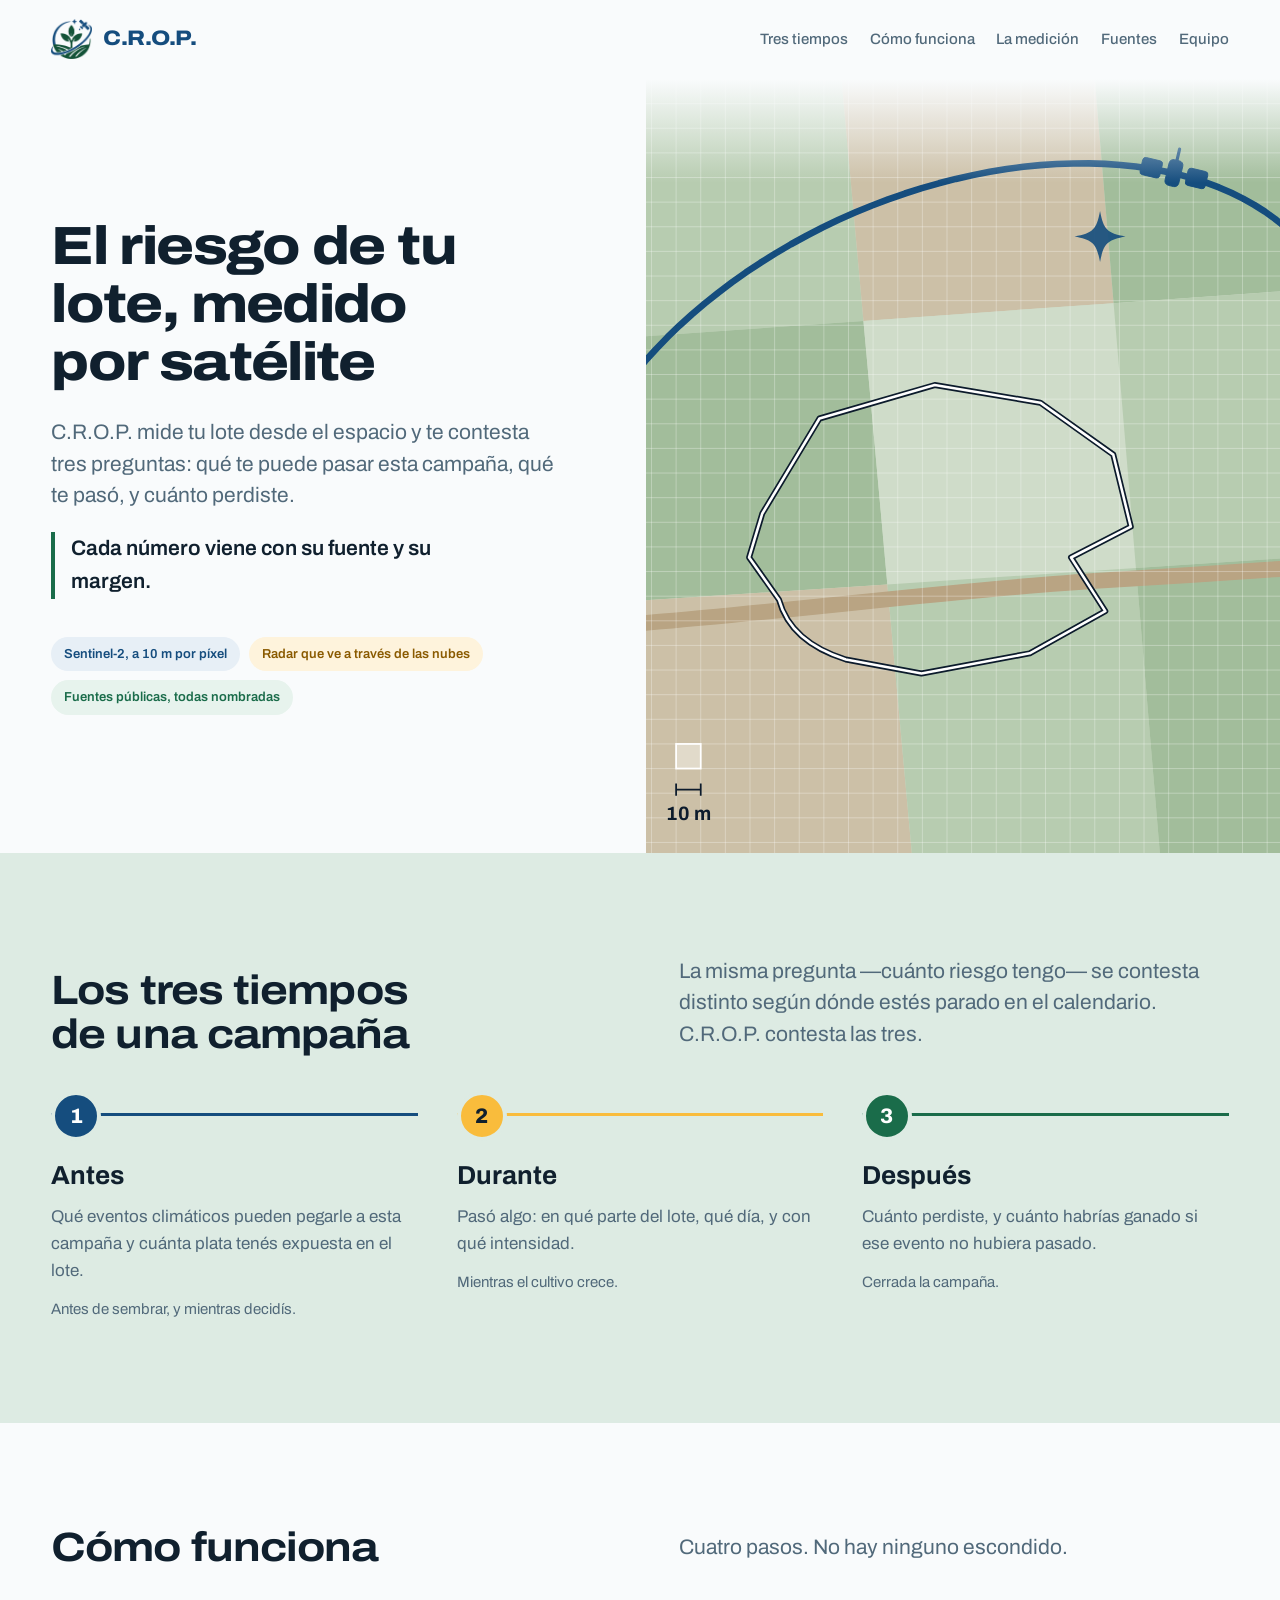
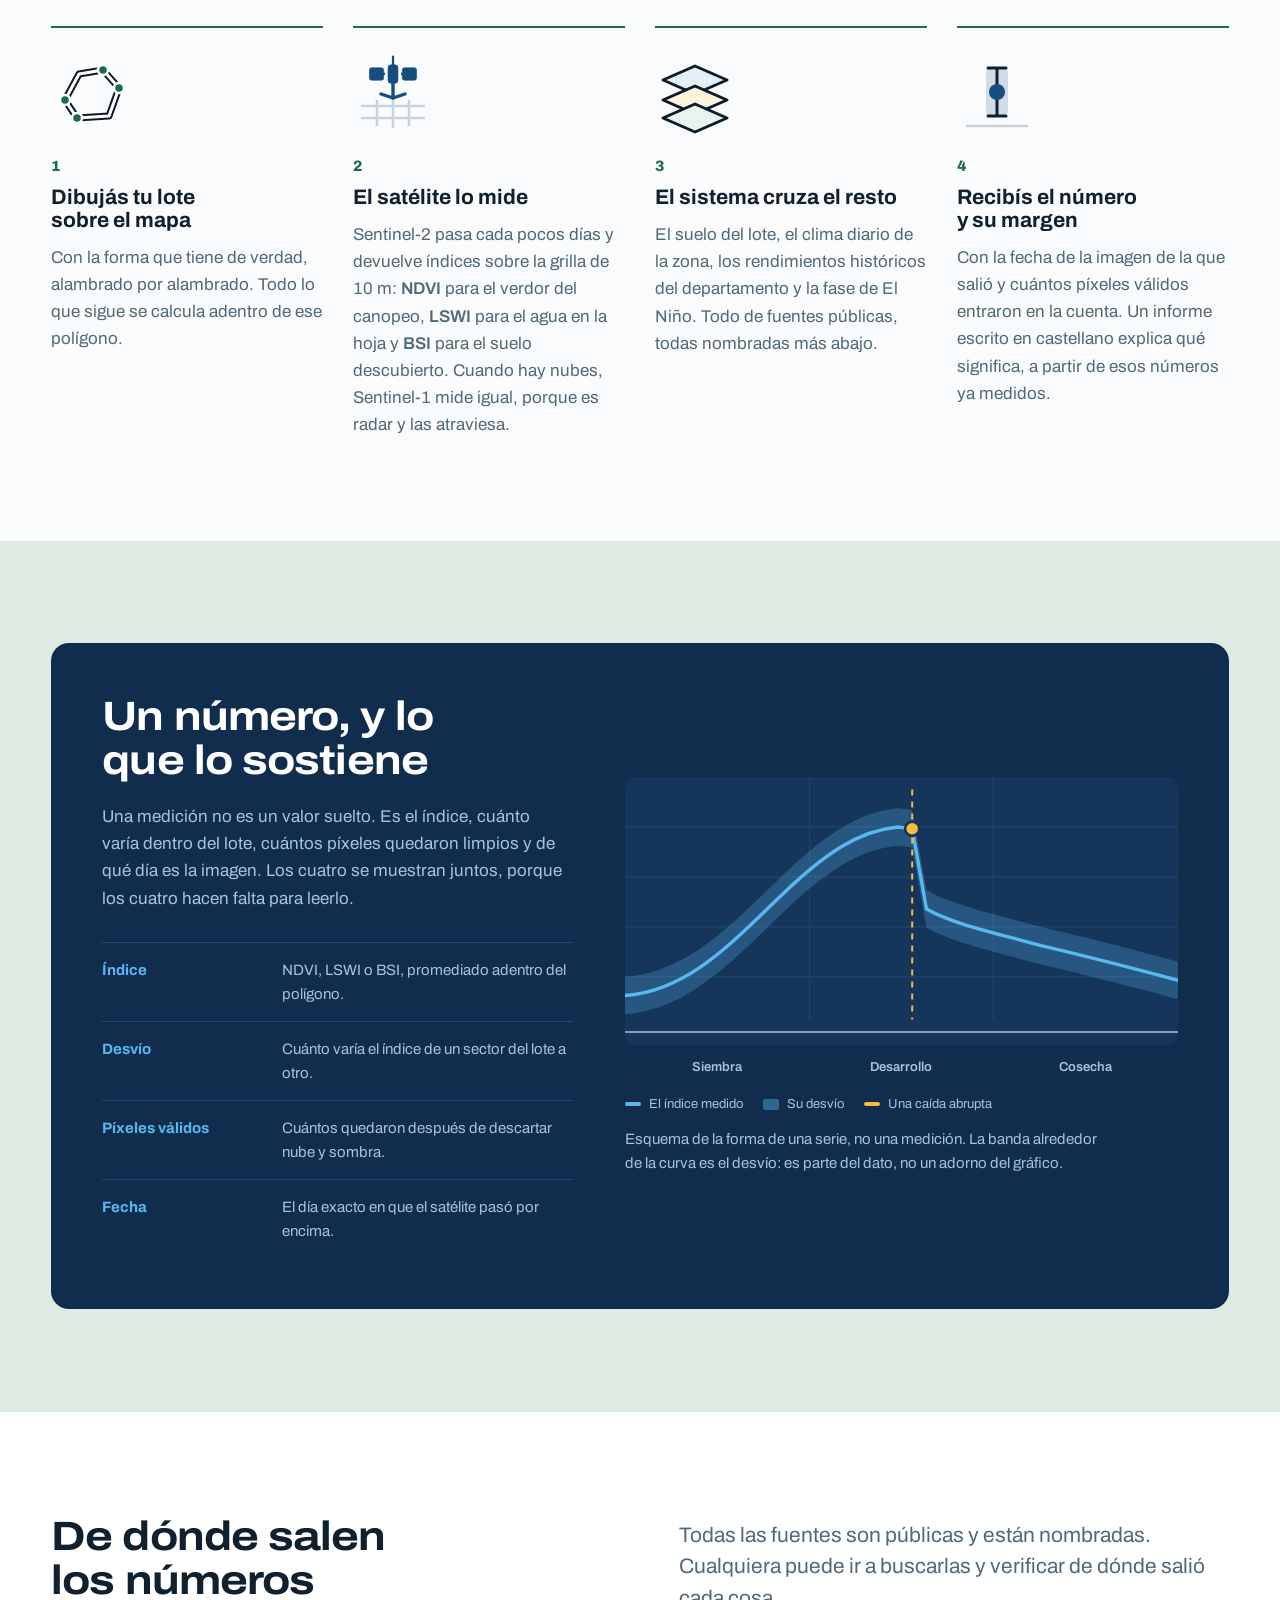
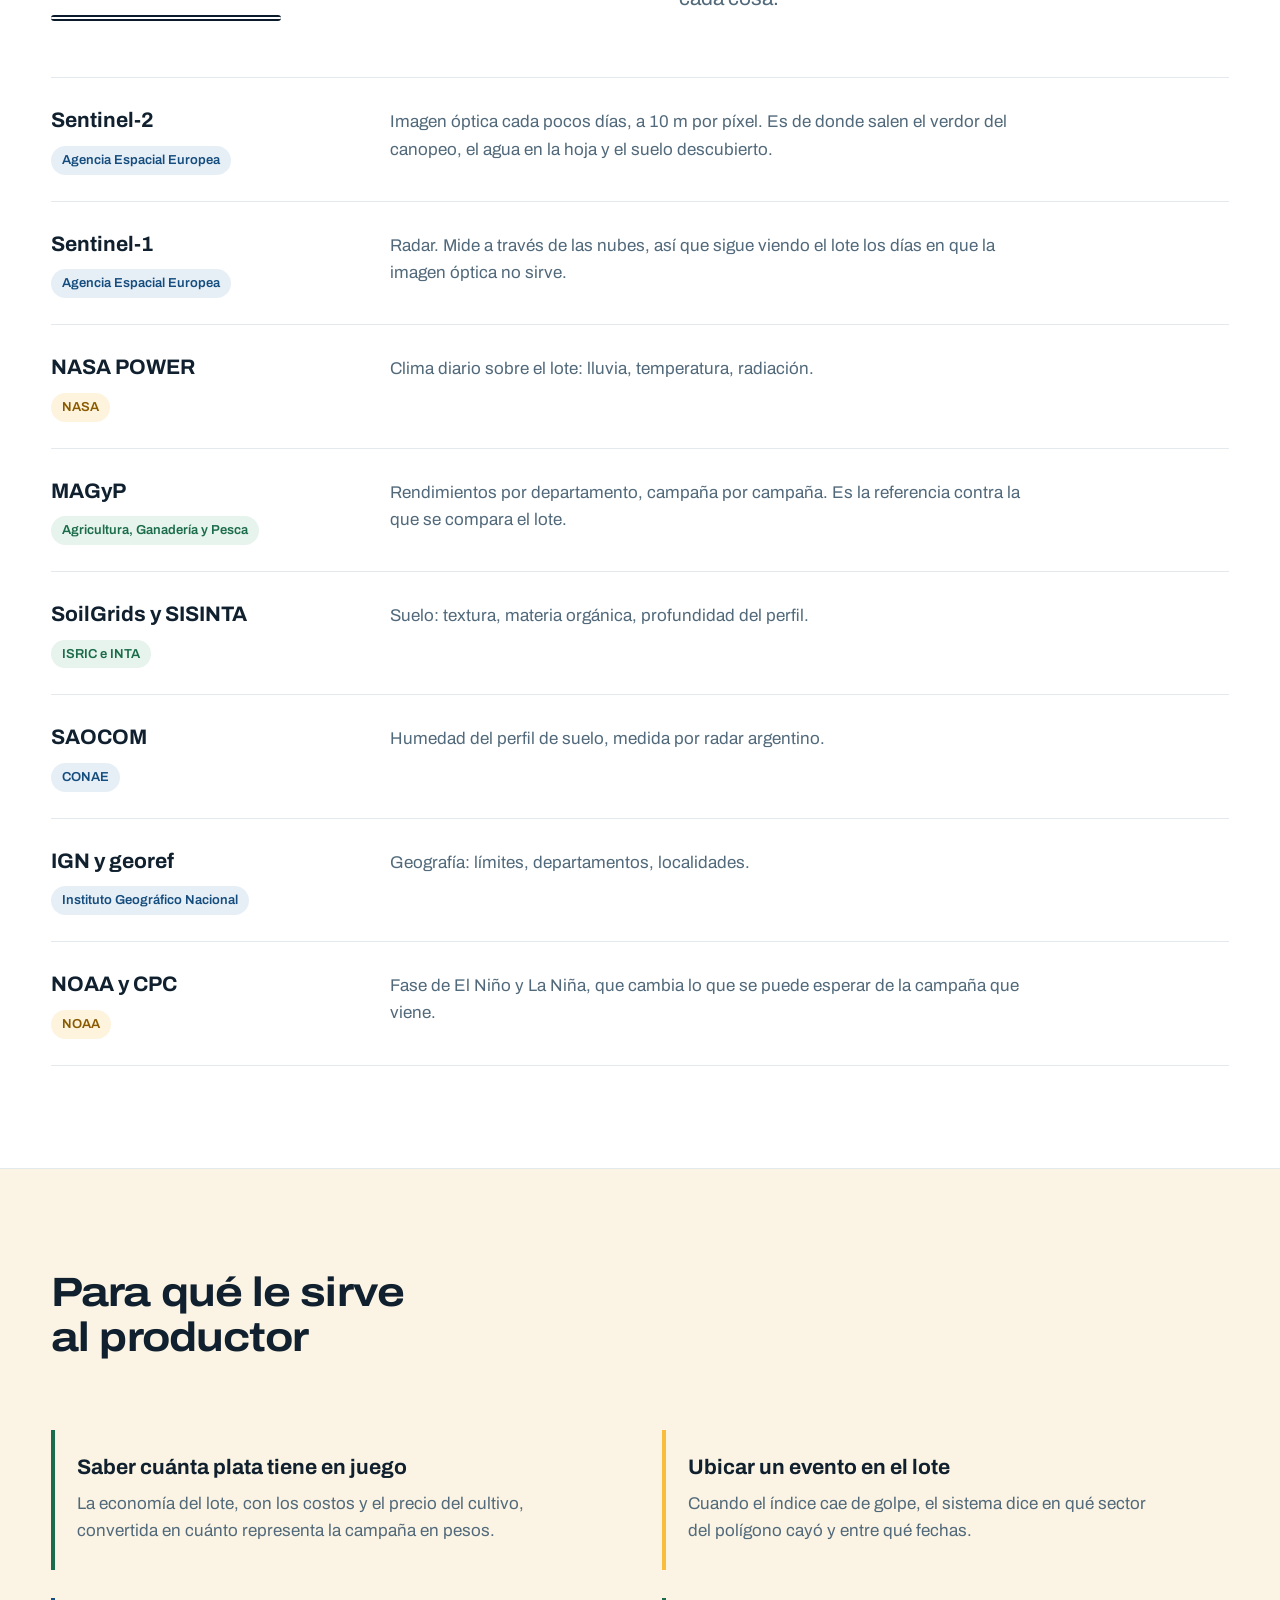
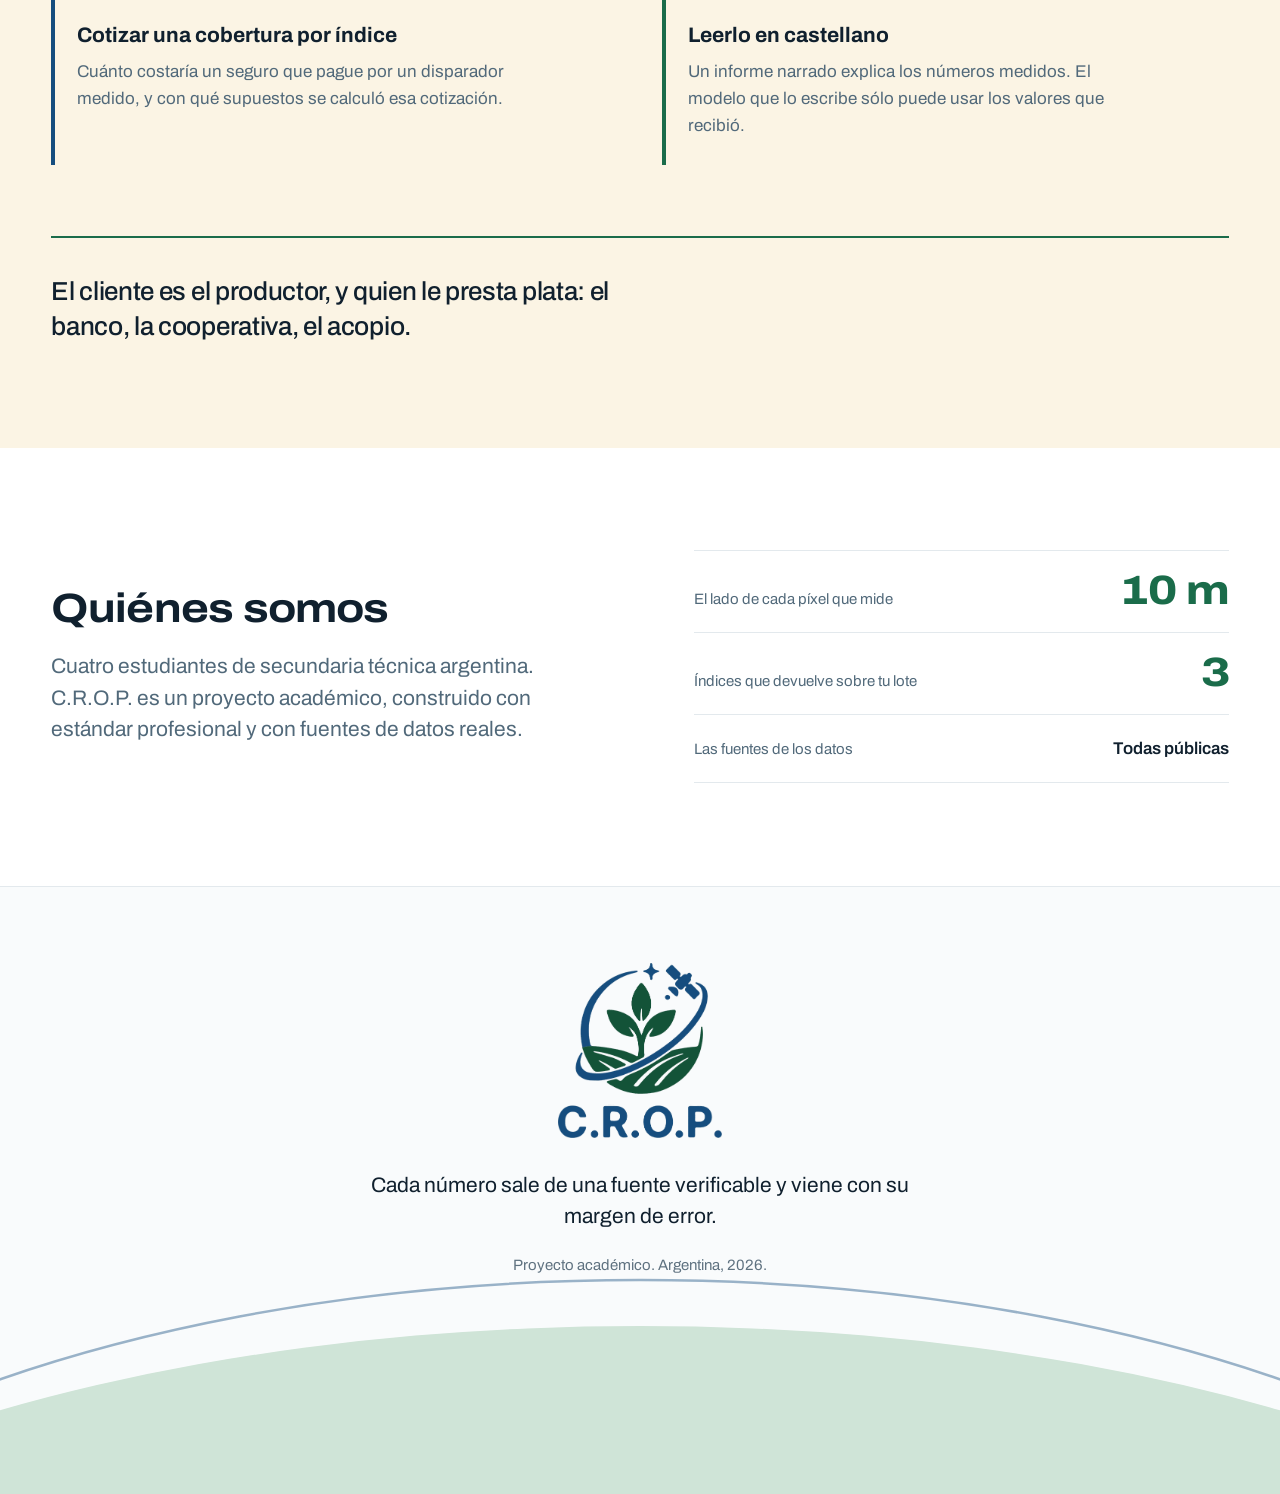
<file: index.html>
<!doctype html>
<html lang="es-AR">
<head>
<meta charset="utf-8">
<meta name="viewport" content="width=device-width, initial-scale=1">

<title>C.R.O.P. — El riesgo de tu lote, medido por satélite</title>
<meta name="description" content="C.R.O.P. mide tu lote por satélite y te contesta qué te puede pasar esta campaña, qué te pasó y cuánto perdiste. Cada número viene con su fuente pública y su margen.">

<meta property="og:type" content="website">
<meta property="og:locale" content="es_AR">
<meta property="og:site_name" content="C.R.O.P.">
<meta property="og:title" content="C.R.O.P. — El riesgo de tu lote, medido por satélite">
<meta property="og:description" content="Dibujás tu lote en el mapa y el satélite lo mide. Cada número viene con su fuente pública y su margen.">
<meta property="og:image" content="assets/og.png">
<meta property="og:image:width" content="1200">
<meta property="og:image:height" content="630">
<meta property="og:image:alt" content="El contorno de un lote trazado sobre una grilla de diez metros, con una órbita azul cruzando por encima.">
<meta name="twitter:card" content="summary_large_image">
<meta name="theme-color" content="#112D4E">

<link rel="icon" href="assets/favicon.png" type="image/png">
<link rel="apple-touch-icon" href="assets/favicon.png">
<link rel="preconnect" href="https://fonts.googleapis.com">
<link rel="preconnect" href="https://fonts.gstatic.com" crossorigin>
<link rel="stylesheet" href="https://fonts.googleapis.com/css2?family=Archivo:wdth,wght@62..125,100..900&display=swap">
<link rel="stylesheet" href="styles.css">
</head>
<body>

<a class="skip" href="#contenido">Saltar al contenido</a>

<!-- ===================== BARRA SUPERIOR ===================== -->
<header class="topbar" id="topbar">
  <div class="shell topbar__in">
    <a class="brand" href="#inicio">
      <img class="brand__icon" src="assets/logo-mark.png" alt=""
           width="350" height="344" onerror="this.remove()">
      <span class="brand__word">C.R.O.P.</span>
    </a>
    <nav class="topnav" aria-label="Secciones">
      <a href="#tiempos">Tres tiempos</a>
      <a href="#como">Cómo funciona</a>
      <a href="#medicion">La medición</a>
      <a href="#fuentes">Fuentes</a>
      <a href="#equipo">Equipo</a>
    </nav>
  </div>
</header>

<main id="contenido">

  <!-- ===================== HERO ===================== -->
  <section class="hero" id="inicio">

    <div class="hero__text">
      <h1 class="hero__title">El riesgo de tu lote, medido por satélite</h1>
      <p class="hero__lede">
        C.R.O.P. mide tu lote desde el espacio y te contesta tres preguntas: qué te
        puede pasar esta campaña, qué te pasó, y cuánto perdiste.
      </p>
      <p class="hero__claim">Cada número viene con su fuente y su margen.</p>

      <ul class="hero__chips">
        <li class="chip chip--azul">Sentinel-2, a 10 m por píxel</li>
        <li class="chip chip--ambar">Radar que ve a través de las nubes</li>
        <li class="chip chip--verde">Fuentes públicas, todas nombradas</li>
      </ul>
    </div>

    <figure class="hero__fig">
      <svg class="campo" viewBox="0 0 820 880" role="img" aria-labelledby="campoT campoD"
           preserveAspectRatio="xMidYMid slice">
        <title id="campoT">Un lote medido desde órbita</title>
        <desc id="campoD">Esquema: parcelas de campo vistas desde arriba, cubiertas por
          una grilla cuyas celdas equivalen a diez metros de lado, que es la resolución
          a la que mide el satélite Sentinel-2. Sobre una de las parcelas está trazado
          el contorno irregular de un lote, y por encima cruza la órbita de un satélite.</desc>

      <defs>
        <clipPath id="marco"><rect width="820" height="880"/></clipPath>
        <!-- el satélite del isotipo, simplificado -->
        <g id="sat">
          <rect x="-8" y="-15" width="16" height="30" rx="5"/>
          <rect x="-38" y="-10" width="23" height="20" rx="3.5"/>
          <rect x="15" y="-10" width="23" height="20" rx="3.5"/>
          <path d="M-15 0h-1M15 0h1" stroke-width="4.5" stroke-linecap="round"/>
          <path d="M0 -15 V-28" stroke-width="3.6" stroke-linecap="round" fill="none"/>
        </g>
      </defs>

      <g clip-path="url(#marco)">
        <!-- parcelas: dibujo plano, nunca una captura -->
        <rect width="820" height="880" fill="var(--terr-0)"/>
        <path d="M0.0 0.0 L272.0 0.0 L297.0 275.0 L0.0 296.0 Z" fill="var(--terr-1)"/>
        <path d="M272.0 0.0 L560.0 0.0 L581.4 254.9 L297.0 275.0 Z" fill="var(--terr-3)"/>
        <path d="M560.0 0.0 L820.0 0.0 L820.0 238.0 L581.4 254.9 Z" fill="var(--terr-2)"/>
        <path d="M0.0 296.0 L297.0 275.0 L324.2 574.6 L0.0 596.0 Z" fill="var(--terr-2)"/>
        <path d="M297.0 275.0 L581.4 254.9 L606.8 556.0 L324.2 574.6 Z" fill="var(--terr-0)"/>
        <path d="M581.4 254.9 L820.0 238.0 L820.0 542.0 L606.8 556.0 Z" fill="var(--terr-1)"/>
        <path d="M0.0 596.0 L324.2 574.6 L352.0 880.0 L0.0 880.0 Z" fill="var(--terr-3)"/>
        <path d="M324.2 574.6 L606.8 556.0 L634.0 880.0 L352.0 880.0 Z" fill="var(--terr-1)"/>
        <path d="M606.8 556.0 L820.0 542.0 L820.0 880.0 L634.0 880.0 Z" fill="var(--terr-2)"/>

        <!-- camino vecinal, pegado a la linde de abajo -->
        <path d="M-20 624 C 200 608, 400 580, 570 570 C 690 563, 760 558, 840 552"
              fill="none" stroke="var(--terr-camino)" stroke-width="18"/>

        <!-- grilla de 10 m: cada celda es un píxel de Sentinel-2 -->
        <g class="grilla">
          <path d="M28 0V880M56 0V880M84 0V880M112 0V880M140 0V880M168 0V880M196 0V880M224 0V880M252 0V880M280 0V880M308 0V880M336 0V880M364 0V880M392 0V880M420 0V880M448 0V880M476 0V880M504 0V880M532 0V880M560 0V880M588 0V880M616 0V880M644 0V880M672 0V880M700 0V880M728 0V880M756 0V880M784 0V880M812 0V880"/>
          <path d="M0 28H820M0 56H820M0 84H820M0 112H820M0 140H820M0 168H820M0 196H820M0 224H820M0 252H820M0 280H820M0 308H820M0 336H820M0 364H820M0 392H820M0 420H820M0 448H820M0 476H820M0 504H820M0 532H820M0 560H820M0 588H820M0 616H820M0 644H820M0 672H820M0 700H820M0 728H820M0 756H820M0 784H820M0 812H820M0 840H820M0 868H820"/>
        </g>

        <!-- cota: cuánto mide una celda de verdad -->
        <rect class="pix" x="84" y="756" width="28" height="28"/>
        <path class="cota" d="M84 808 H112 M84 801 V815 M112 801 V815"/>
        <text class="cota__t" x="98" y="842" text-anchor="middle">10 m</text>

        <!-- la órbita del isotipo. Se dibuja antes que el lote, así pasa
             por detrás de él, igual que en el logo. -->
        <path class="orbita" pathLength="100" d="M-8.2 657.4 L-15.6 646.6 L-22.3 635.4 L-28.2 623.8 L-33.2 611.9 L-37.5 599.6 L-40.9 586.9 L-43.5 574.0 L-45.3 560.8 L-46.2 547.4 L-46.3 533.7 L-45.6 519.9 L-44.0 505.9 L-41.6 491.7 L-38.4 477.4 L-34.3 463.1 L-29.4 448.7 L-23.8 434.2 L-17.3 419.7 L-10.0 405.3 L-2.0 390.9 L6.7 376.5 L16.3 362.3 L26.5 348.2 L37.4 334.3 L49.0 320.5 L61.3 306.9 L74.2 293.6 L87.7 280.5 L101.8 267.7 L116.5 255.2 L131.7 243.1 L147.4 231.3 L163.5 219.8 L180.1 208.8 L197.2 198.1 L214.6 187.9 L232.3 178.2 L250.4 168.9 L268.7 160.1 L287.3 151.9 L306.1 144.1 L325.1 136.9 L344.2 130.2 L363.4 124.1 L382.7 118.6 L402.0 113.6 L421.4 109.3 L440.6 105.5 L459.8 102.4 L478.9 99.8 L497.9 97.9 L516.6 96.6 L535.2 96.0 L553.5 95.9 L571.5 96.5 L589.2 97.7 L606.5 99.5 L623.4 102.0 L639.9 105.1 L656.0 108.7 L671.6 113.0 L686.7 117.9 L701.2 123.3 L715.2 129.4 L728.6 136.0 L741.3 143.1 L753.5 150.8 L764.9 159.0 L775.7 167.7 L785.8 177.0 L795.2 186.6 L803.8 196.8 L811.6 207.4 L818.7 218.3 L825.0 229.7 L830.5 241.5 L835.2 253.6 L839.1 266.1 L842.2 278.8"/>

        <!-- el lote, con el contorno de doble línea (casing) -->
        <g class="contorno">
          <path class="contorno__halo" pathLength="100" vector-effect="non-scaling-stroke"
            d="M182 494 L247 386 L378 348 L498 368 L581 427 L601 509 L533 544 L572 605 L486 653 L363 676 L277 660 Q214 640 201 592 L167 544 Z"/>
          <path class="contorno__nucleo" pathLength="100" vector-effect="non-scaling-stroke"
            d="M182 494 L247 386 L378 348 L498 368 L581 427 L601 509 L533 544 L572 605 L486 653 L363 676 L277 660 Q214 640 201 592 L167 544 Z"/>
        </g>

        <!-- el satélite apoyado sobre la órbita, y el destello del isotipo -->
        <g class="sat" transform="translate(650 107) rotate(13.3)">
          <use href="#sat"/>
        </g>
        <path class="destello"
              d="M566 150 c4 21 8 25 29 29 c-21 4 -25 8 -29 29 c-4 -21 -8 -25 -29 -29 c21 -4 25 -8 29 -29 Z"/>
      </g>
      </svg>
    </figure>
  </section>

  <!-- ===================== LOS TRES TIEMPOS ===================== -->
  <section class="tiempos" id="tiempos" aria-labelledby="h-tiempos">
    <div class="shell">
      <div class="sec">
        <h2 id="h-tiempos" class="sec__title">Los tres tiempos de una campaña</h2>
        <p class="sec__sub">
          La misma pregunta —cuánto riesgo tengo— se contesta distinto según dónde
          estés parado en el calendario. C.R.O.P. contesta las tres.
        </p>
      </div>

      <ol class="tt">
        <li class="tt__it tt__it--azul">
          <span class="tt__n">1</span>
          <h3 class="tt__t">Antes</h3>
          <p class="tt__p">Qué eventos climáticos pueden pegarle a esta campaña y cuánta
             plata tenés expuesta en el lote.</p>
          <p class="tt__w">Antes de sembrar, y mientras decidís.</p>
        </li>
        <li class="tt__it tt__it--ambar">
          <span class="tt__n">2</span>
          <h3 class="tt__t">Durante</h3>
          <p class="tt__p">Pasó algo: en qué parte del lote, qué día, y con qué
             intensidad.</p>
          <p class="tt__w">Mientras el cultivo crece.</p>
        </li>
        <li class="tt__it tt__it--verde">
          <span class="tt__n">3</span>
          <h3 class="tt__t">Después</h3>
          <p class="tt__p">Cuánto perdiste, y cuánto habrías ganado si ese evento no
             hubiera pasado.</p>
          <p class="tt__w">Cerrada la campaña.</p>
        </li>
      </ol>
    </div>
  </section>

  <!-- ===================== CÓMO FUNCIONA ===================== -->
  <section class="como" id="como" aria-labelledby="h-como">
    <div class="shell">
      <div class="sec">
        <h2 id="h-como" class="sec__title">Cómo funciona</h2>
        <p class="sec__sub">Cuatro pasos. No hay ninguno escondido.</p>
      </div>

      <ol class="pasos">
        <li class="paso">
          <div class="paso__ico" aria-hidden="true">
            <svg viewBox="0 0 80 80">
              <path class="i-halo" d="M14 46 L28 20 L52 16 L68 34 L58 62 L26 64 Z"/>
              <path class="i-core" d="M14 46 L28 20 L52 16 L68 34 L58 62 L26 64 Z"/>
              <circle class="i-nodo" cx="14" cy="46" r="5"/><circle class="i-nodo" cx="52" cy="16" r="5"/>
              <circle class="i-nodo" cx="68" cy="34" r="5"/><circle class="i-nodo" cx="26" cy="64" r="5"/>
            </svg>
          </div>
          <span class="paso__n">1</span>
          <h3 class="paso__t">Dibujás tu lote sobre el mapa</h3>
          <p class="paso__p">Con la forma que tiene de verdad, alambrado por alambrado.
             Todo lo que sigue se calcula adentro de ese polígono.</p>
        </li>

        <li class="paso">
          <div class="paso__ico" aria-hidden="true">
            <svg viewBox="0 0 80 80">
              <g class="i-grilla"><path d="M8 52H72M8 64H72M24 46V72M40 44V74M56 46V72"/></g>
              <path class="i-linea" d="M40 26 V44"/>
              <path class="i-linea" d="M28 40 L40 44 L52 40"/>
              <g class="i-sat" transform="translate(40 20)"><use href="#sat" transform="scale(.62)"/></g>
            </svg>
          </div>
          <span class="paso__n">2</span>
          <h3 class="paso__t">El satélite lo mide</h3>
          <p class="paso__p">Sentinel-2 pasa cada pocos días y devuelve índices sobre la
             grilla de 10 m: <b>NDVI</b> para el verdor del canopeo, <b>LSWI</b> para el
             agua en la hoja y <b>BSI</b> para el suelo descubierto. Cuando hay nubes,
             Sentinel-1 mide igual, porque es radar y las atraviesa.</p>
        </li>

        <li class="paso">
          <div class="paso__ico" aria-hidden="true">
            <svg viewBox="0 0 80 80">
              <path class="i-capa i-capa--1" d="M40 12 L72 26 L40 40 L8 26 Z"/>
              <path class="i-capa i-capa--2" d="M40 32 L72 46 L40 60 L8 46 Z"/>
              <path class="i-capa i-capa--3" d="M40 50 L72 64 L40 78 L8 64 Z"/>
            </svg>
          </div>
          <span class="paso__n">3</span>
          <h3 class="paso__t">El sistema cruza el resto</h3>
          <p class="paso__p">El suelo del lote, el clima diario de la zona, los
             rendimientos históricos del departamento y la fase de El Niño. Todo de
             fuentes públicas, todas nombradas más abajo.</p>
        </li>

        <li class="paso">
          <div class="paso__ico" aria-hidden="true">
            <svg viewBox="0 0 80 80">
              <rect class="i-banda" x="29" y="14" width="22" height="48" rx="5"/>
              <path class="i-bigote" d="M40 14 V62 M31 14 H49 M31 62 H49"/>
              <circle class="i-punto" cx="40" cy="38" r="8"/>
              <path class="i-eje" d="M10 72 H70"/>
            </svg>
          </div>
          <span class="paso__n">4</span>
          <h3 class="paso__t">Recibís el número y su margen</h3>
          <p class="paso__p">Con la fecha de la imagen de la que salió y cuántos píxeles
             válidos entraron en la cuenta. Un informe escrito en castellano explica qué
             significa, a partir de esos números ya medidos.</p>
        </li>
      </ol>
    </div>
  </section>

  <!-- ===== QUÉ DEVUELVE UNA MEDICIÓN — el único panel oscuro de la página,
       porque es el único lugar con un dato sobre un eje (regla "Estación Base") ===== -->
  <section class="medicion" id="medicion" aria-labelledby="h-med">
    <div class="shell">
      <div class="panel">
        <div class="panel__grid">

          <div class="panel__txt">
            <h2 id="h-med" class="panel__title">Un número, y lo que lo sostiene</h2>
            <p class="panel__lede">
              Una medición no es un valor suelto. Es el índice, cuánto varía dentro del
              lote, cuántos píxeles quedaron limpios y de qué día es la imagen. Los
              cuatro se muestran juntos, porque los cuatro hacen falta para leerlo.
            </p>
            <dl class="anat">
              <div class="anat__r"><dt>Índice</dt>
                <dd>NDVI, LSWI o BSI, promediado adentro del polígono.</dd></div>
              <div class="anat__r"><dt>Desvío</dt>
                <dd>Cuánto varía el índice de un sector del lote a otro.</dd></div>
              <div class="anat__r"><dt>Píxeles válidos</dt>
                <dd>Cuántos quedaron después de descartar nube y sombra.</dd></div>
              <div class="anat__r"><dt>Fecha</dt>
                <dd>El día exacto en que el satélite pasó por encima.</dd></div>
            </dl>
          </div>

          <figure class="panel__fig">
            <svg class="serie" viewBox="0 0 620 300" role="img" aria-labelledby="serT serD">
              <title id="serT">Forma de una serie de índice a lo largo de una campaña</title>
              <desc id="serD">Esquema, sin datos de ningún lote real: una curva que
                arranca baja en la siembra, sube durante el desarrollo del cultivo, llega
                a un máximo y vuelve a bajar hacia la cosecha. Alrededor de la curva hay
                una banda que representa el desvío. Sobre el tramo de descenso está
                marcado el momento en que la curva cae de golpe.</desc>

              <g class="serie__grilla">
                <path d="M0 56H620M0 112H620M0 168H620M0 224H620"/>
                <path d="M207 0V272M413 0V272"/>
              </g>

              <path class="serie__banda"
                d="M0 224 C 70 219, 120 165, 176 111 C 224 65, 262 39, 306 35
                   L 322 37 L 338 127 C 370 145, 420 155, 470 169
                   C 530 183, 575 195, 620 207
                   L 620 249 C 575 237, 530 225, 470 211
                   C 420 197, 370 187, 338 169 L 322 79 L 306 77
                   C 262 81, 224 107, 176 153 C 120 207, 70 261, 0 266 Z"/>

              <path class="serie__linea" fill="none" vector-effect="non-scaling-stroke"
                d="M0 245 C 70 240, 120 186, 176 132 C 224 86, 262 60, 306 56
                   L 322 58 L 338 148 C 370 166, 420 176, 470 190
                   C 530 204, 575 216, 620 228"/>

              <!-- la caída abrupta, marcada en el ámbar de marca: sobre el navy
                   da 8,14:1, que es el único lugar donde este color puede ser tinta -->
              <g class="caida">
                <path class="caida__v" d="M322 14 V272"/>
                <circle class="caida__p" cx="322" cy="58" r="8"/>
              </g>

              <path class="serie__eje" vector-effect="non-scaling-stroke" d="M0 286 H620"/>
            </svg>

            <div class="serie__x" aria-hidden="true">
              <span>Siembra</span><span>Desarrollo</span><span>Cosecha</span>
            </div>
            <p class="serie__leg">
              <span class="lg lg--linea">El índice medido</span>
              <span class="lg lg--banda">Su desvío</span>
              <span class="lg lg--caida">Una caída abrupta</span>
            </p>
            <figcaption class="serie__cap">
              Esquema de la forma de una serie, no una medición. La banda alrededor de la
              curva es el desvío: es parte del dato, no un adorno del gráfico.
            </figcaption>
          </figure>

        </div>
      </div>
    </div>
  </section>

  <!-- ===================== FUENTES ===================== -->
  <section class="fuentes" id="fuentes" aria-labelledby="h-fuentes">
    <div class="shell">
      <div class="sec sec--casing">
        <h2 id="h-fuentes" class="sec__title">De dónde salen los números</h2>
        <p class="sec__sub">
          Todas las fuentes son públicas y están nombradas. Cualquiera puede ir a
          buscarlas y verificar de dónde salió cada cosa.
        </p>
      </div>

      <dl class="libro">
        <div class="libro__r">
          <dt>Sentinel-2 <span class="tag tag--azul">Agencia Espacial Europea</span></dt>
          <dd>Imagen óptica cada pocos días, a 10 m por píxel. Es de donde salen el
              verdor del canopeo, el agua en la hoja y el suelo descubierto.</dd>
        </div>
        <div class="libro__r">
          <dt>Sentinel-1 <span class="tag tag--azul">Agencia Espacial Europea</span></dt>
          <dd>Radar. Mide a través de las nubes, así que sigue viendo el lote los días en
              que la imagen óptica no sirve.</dd>
        </div>
        <div class="libro__r">
          <dt>NASA POWER <span class="tag tag--ambar">NASA</span></dt>
          <dd>Clima diario sobre el lote: lluvia, temperatura, radiación.</dd>
        </div>
        <div class="libro__r">
          <dt>MAGyP <span class="tag tag--verde">Agricultura, Ganadería y Pesca</span></dt>
          <dd>Rendimientos por departamento, campaña por campaña. Es la referencia contra
              la que se compara el lote.</dd>
        </div>
        <div class="libro__r">
          <dt>SoilGrids y SISINTA <span class="tag tag--verde">ISRIC e INTA</span></dt>
          <dd>Suelo: textura, materia orgánica, profundidad del perfil.</dd>
        </div>
        <div class="libro__r">
          <dt>SAOCOM <span class="tag tag--azul">CONAE</span></dt>
          <dd>Humedad del perfil de suelo, medida por radar argentino.</dd>
        </div>
        <div class="libro__r">
          <dt>IGN y georef <span class="tag tag--azul">Instituto Geográfico Nacional</span></dt>
          <dd>Geografía: límites, departamentos, localidades.</dd>
        </div>
        <div class="libro__r">
          <dt>NOAA y CPC <span class="tag tag--ambar">NOAA</span></dt>
          <dd>Fase de El Niño y La Niña, que cambia lo que se puede esperar de la campaña
              que viene.</dd>
        </div>
      </dl>
    </div>
  </section>

  <!-- ===================== PARA QUÉ SIRVE ===================== -->
  <section class="usos" aria-labelledby="h-usos">
    <div class="shell">
      <div class="sec">
        <h2 id="h-usos" class="sec__title">Para qué le sirve al productor</h2>
      </div>
      <div class="usos__g">
        <article class="uso uso--verde">
          <h3 class="uso__t">Saber cuánta plata tiene en juego</h3>
          <p>La economía del lote, con los costos y el precio del cultivo, convertida en
             cuánto representa la campaña en pesos.</p>
        </article>
        <article class="uso uso--ambar">
          <h3 class="uso__t">Ubicar un evento en el lote</h3>
          <p>Cuando el índice cae de golpe, el sistema dice en qué sector del polígono
             cayó y entre qué fechas.</p>
        </article>
        <article class="uso uso--azul">
          <h3 class="uso__t">Cotizar una cobertura por índice</h3>
          <p>Cuánto costaría un seguro que pague por un disparador medido, y con qué
             supuestos se calculó esa cotización.</p>
        </article>
        <article class="uso uso--verde">
          <h3 class="uso__t">Leerlo en castellano</h3>
          <p>Un informe narrado explica los números medidos. El modelo que lo escribe
             sólo puede usar los valores que recibió.</p>
        </article>
      </div>
      <div class="usos__cierre">
        <p>El cliente es el productor, y quien le presta plata: el banco, la
           cooperativa, el acopio.</p>
      </div>
    </div>
  </section>

  <!-- ===================== EQUIPO ===================== -->
  <section class="equipo" id="equipo" aria-labelledby="h-equipo">
    <div class="shell equipo__in">
      <div>
        <h2 id="h-equipo" class="sec__title">Quiénes somos</h2>
        <p class="equipo__p">
          Cuatro estudiantes de secundaria técnica argentina. C.R.O.P. es un proyecto
          académico, construido con estándar profesional y con fuentes de datos reales.
        </p>
      </div>
      <dl class="cifras">
        <div class="cifra"><dt>El lado de cada píxel que mide</dt><dd class="cifra__n">10 m</dd></div>
        <div class="cifra"><dt>Índices que devuelve sobre tu lote</dt><dd class="cifra__n">3</dd></div>
        <div class="cifra"><dt>Las fuentes de los datos</dt><dd class="cifra__txt">Todas públicas</dd></div>
      </dl>
    </div>
  </section>

</main>

<!-- ===================== PIE ===================== -->
<footer class="pie">
  <svg class="pie__horizonte" viewBox="0 0 1200 240" aria-hidden="true" preserveAspectRatio="none">
    <ellipse class="pie__tierra" cx="600" cy="572" rx="1080" ry="500"/>
    <ellipse class="pie__orbita" cx="600" cy="546" rx="1020" ry="520"/>
  </svg>
  <div class="shell pie__in">
    <img class="pie__logo" src="assets/logo-full.png" alt="C.R.O.P."
         width="433" height="460" onerror="this.remove()">
    <p class="pie__claim">
      Cada número sale de una fuente verificable y viene con su margen de error.
    </p>
    <p class="pie__meta">Proyecto académico. Argentina, 2026.</p>
  </div>
</footer>


<script>
// Dos cosas, las dos propias y sin dependencias.
// 1. Al tope de la página la barra se deja lisa, sin filete ni desenfoque, así
//    no queda una línea cortando el dibujo del hero. El estado por defecto del
//    CSS es el contrario, el que despega la barra del contenido, para que sin
//    JS igual se vea bien.
// 2. El link de la sección que estás mirando queda marcado.
(function () {
  var barra = document.getElementById('topbar');
  var links = [].slice.call(document.querySelectorAll('.topnav a'));
  var marcar = function (id) {
    links.forEach(function (a) {
      var activo = a.getAttribute('href') === '#' + id;
      a.classList.toggle('es-actual', activo);
      if (activo) { a.setAttribute('aria-current', 'true'); }
      else { a.removeAttribute('aria-current'); }
    });
  };

  var pedido = false;
  var alScrollear = function () {
    if (pedido) { return; }
    pedido = true;
    requestAnimationFrame(function () {
      barra.classList.toggle('esta-en-el-tope', window.scrollY <= 24);
      pedido = false;
    });
  };
  addEventListener('scroll', alScrollear, { passive: true });
  alScrollear();

  if (!('IntersectionObserver' in window)) { return; }
  var vistas = {};
  var obs = new IntersectionObserver(function (entradas) {
    entradas.forEach(function (e) { vistas[e.target.id] = e.intersectionRatio; });
    var mejor = null, max = 0;
    Object.keys(vistas).forEach(function (id) {
      if (vistas[id] > max) { max = vistas[id]; mejor = id; }
    });
    marcar(max > 0 ? mejor : null);
  }, { threshold: [0, 0.25, 0.5, 0.75, 1], rootMargin: '-84px 0px -55% 0px' });

  links.forEach(function (a) {
    var s = document.querySelector(a.getAttribute('href'));
    if (s) { obs.observe(s); }
  });
})();
</script>

</body>
</html>
</file>
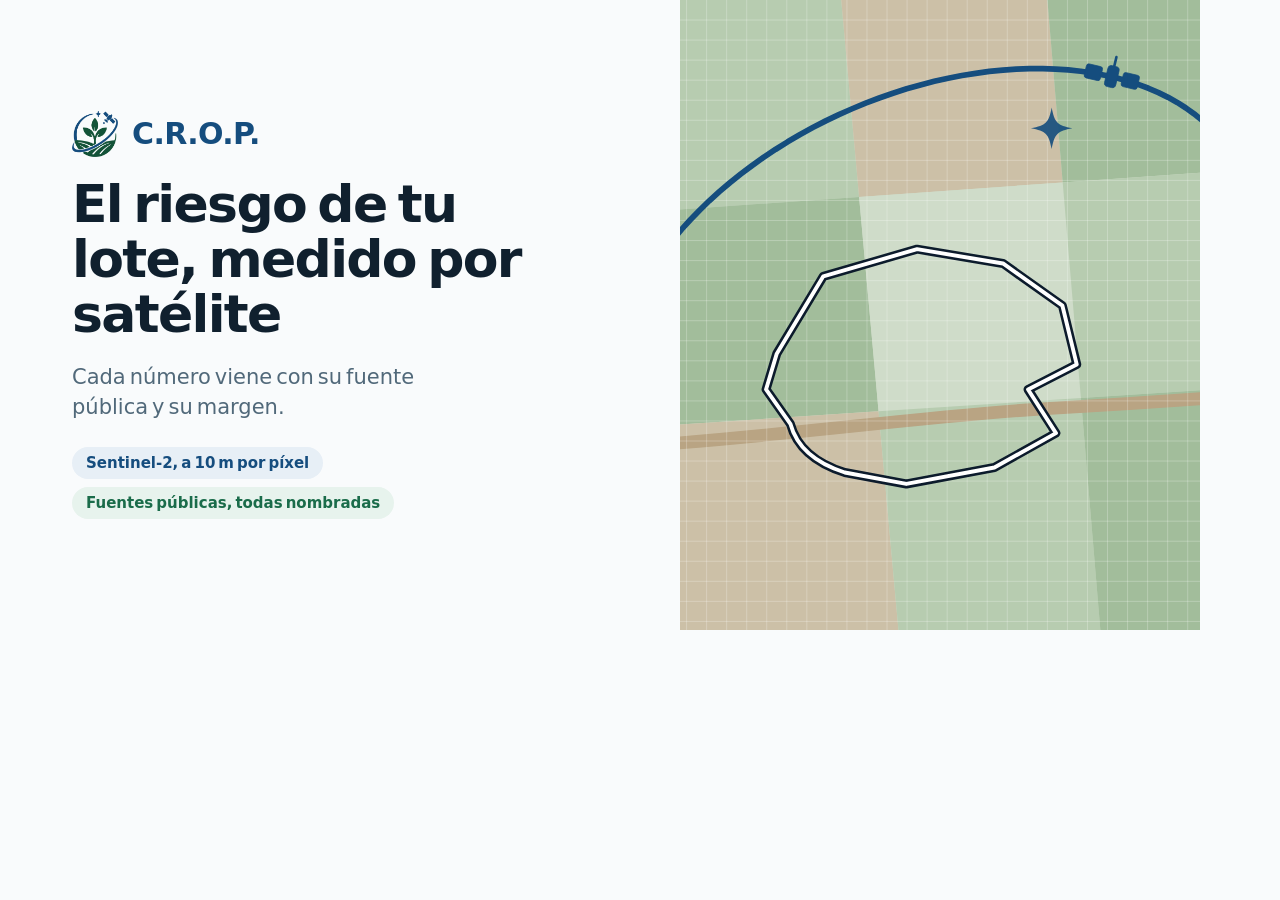
<file: assets/og.html>
<!doctype html>
<html lang="es-AR"><head><meta charset="utf-8">
<title>C.R.O.P. — imagen para compartir</title>
<style>
  /* Archivo (subset latin, OFL) embebida: Chromium no puede resolver
     fonts.googleapis.com detrás del proxy y la imagen salía con la
     tipografía del sistema. Así el render no depende de la red. */
  @font-face{font-family:"Archivo";font-style:normal;font-weight:100 900;
    font-stretch:62% 125%;font-display:block;
    src:url([data-uri]) format("woff2");}
  :root{
    --verde:#1A6C4A; --azul:#154D7E; --bg:#F9FBFC;
    --tinta:#10202E; --tinta-2:#51697A;
    --est-azul:#E7EFF6; --est-verde:#E7F3ED;
    --casing-halo:#0C1B2C; --casing-core:#FFFFFF;
    --terr-0:#CFDCC9; --terr-1:#B7CCB0; --terr-2:#A2BD9B;
    --terr-3:#CCC0A7; --terr-camino:#B9A483;
  }
  *{box-sizing:border-box;margin:0}
  html,body{width:1200px;height:630px;overflow:hidden}
  body{
    background:var(--bg); color:var(--tinta);
    font-family:"Archivo",system-ui,sans-serif;
    font-variant-numeric:tabular-nums lining-nums;
    display:grid; grid-template-columns:1fr 520px; align-items:stretch;
  }
  .txt{padding:0 56px 0 72px;display:flex;flex-direction:column;justify-content:center;height:630px}
  .word{display:flex;align-items:center;gap:14px;font-size:30px;font-weight:800;
        font-stretch:114%;letter-spacing:-.02em;color:var(--azul)}
  .word img{width:46px;height:auto;display:block}
  h1{font-size:52px;font-weight:800;font-stretch:114%;letter-spacing:-.032em;
     line-height:1.06;margin-top:20px;max-width:15ch}
  .lede{margin-top:20px;font-size:21px;line-height:1.45;color:var(--tinta-2);max-width:30ch}
  .chips{display:flex;flex-wrap:wrap;gap:8px;margin-top:24px}
  .chip{font-size:15px;font-weight:600;padding:7px 14px;border-radius:100px}
  .c-azul{background:var(--est-azul);color:var(--azul)}
  .c-verde{background:var(--est-verde);color:var(--verde)}
  .fig{width:520px;height:630px;overflow:hidden}
  svg{width:100%;height:100%;display:block}
  .grilla path{fill:none;stroke:#fff;stroke-width:1;opacity:.34}
  .orbita{fill:none;stroke:var(--azul);stroke-width:8;stroke-linecap:round;stroke-linejoin:round}
  .contorno__halo{fill:none;stroke:var(--casing-halo);stroke-width:9;stroke-linejoin:round;stroke-linecap:round}
  .contorno__nucleo{fill:none;stroke:var(--casing-core);stroke-width:3.9;stroke-linejoin:round;stroke-linecap:round}
  .sat{fill:var(--azul);stroke:var(--azul)}
  .destello{fill:var(--azul);opacity:.9}
</style></head>
<body>
  <div class="txt">
    <div class="word"><img src="logo-mark.png" alt=""><span>C.R.O.P.</span></div>
    <h1>El riesgo de tu lote, medido por satélite</h1>
    <p class="lede">Cada número viene con su fuente pública y su margen.</p>
    <div class="chips">
      <span class="chip c-azul">Sentinel-2, a 10 m por píxel</span>
      <span class="chip c-verde">Fuentes públicas, todas nombradas</span>
    </div>
  </div>
  <div class="fig">
    <svg viewBox="0 0 820 880" preserveAspectRatio="xMidYMid slice">
      <defs>
        <clipPath id="marco"><rect width="820" height="880"/></clipPath>
        <g id="sat">
          <rect x="-8" y="-15" width="16" height="30" rx="5"/>
          <rect x="-38" y="-10" width="23" height="20" rx="3.5"/>
          <rect x="15" y="-10" width="23" height="20" rx="3.5"/>
          <path d="M-15 0h-1M15 0h1" stroke-width="4.5" stroke-linecap="round"/>
          <path d="M0 -15 V-28" stroke-width="3.6" stroke-linecap="round" fill="none"/>
        </g>
      </defs>
      <g clip-path="url(#marco)">
      <!-- parcelas: dibujo plano, nunca una captura -->
      <rect width="820" height="880" fill="var(--terr-0)"/>
      <path d="M0.0 0.0 L272.0 0.0 L297.0 275.0 L0.0 296.0 Z" fill="var(--terr-1)"/>
      <path d="M272.0 0.0 L560.0 0.0 L581.4 254.9 L297.0 275.0 Z" fill="var(--terr-3)"/>
      <path d="M560.0 0.0 L820.0 0.0 L820.0 238.0 L581.4 254.9 Z" fill="var(--terr-2)"/>
      <path d="M0.0 296.0 L297.0 275.0 L324.2 574.6 L0.0 596.0 Z" fill="var(--terr-2)"/>
      <path d="M297.0 275.0 L581.4 254.9 L606.8 556.0 L324.2 574.6 Z" fill="var(--terr-0)"/>
      <path d="M581.4 254.9 L820.0 238.0 L820.0 542.0 L606.8 556.0 Z" fill="var(--terr-1)"/>
      <path d="M0.0 596.0 L324.2 574.6 L352.0 880.0 L0.0 880.0 Z" fill="var(--terr-3)"/>
      <path d="M324.2 574.6 L606.8 556.0 L634.0 880.0 L352.0 880.0 Z" fill="var(--terr-1)"/>
      <path d="M606.8 556.0 L820.0 542.0 L820.0 880.0 L634.0 880.0 Z" fill="var(--terr-2)"/>

      <!-- camino vecinal, pegado a la linde de abajo -->
      <path d="M-20 624 C 200 608, 400 580, 570 570 C 690 563, 760 558, 840 552"
            fill="none" stroke="var(--terr-camino)" stroke-width="18"/>

      <!-- grilla de 10 m: cada celda es un píxel de Sentinel-2 -->
      <g class="grilla">
        <path d="M28 0V880M56 0V880M84 0V880M112 0V880M140 0V880M168 0V880M196 0V880M224 0V880M252 0V880M280 0V880M308 0V880M336 0V880M364 0V880M392 0V880M420 0V880M448 0V880M476 0V880M504 0V880M532 0V880M560 0V880M588 0V880M616 0V880M644 0V880M672 0V880M700 0V880M728 0V880M756 0V880M784 0V880M812 0V880"/>
        <path d="M0 28H820M0 56H820M0 84H820M0 112H820M0 140H820M0 168H820M0 196H820M0 224H820M0 252H820M0 280H820M0 308H820M0 336H820M0 364H820M0 392H820M0 420H820M0 448H820M0 476H820M0 504H820M0 532H820M0 560H820M0 588H820M0 616H820M0 644H820M0 672H820M0 700H820M0 728H820M0 756H820M0 784H820M0 812H820M0 840H820M0 868H820"/>
      </g>

      <!-- la órbita del isotipo. Se dibuja antes que el lote, así pasa
           por detrás de él, igual que en el logo. -->
      <path class="orbita" pathLength="100" d="M-8.2 657.4 L-15.6 646.6 L-22.3 635.4 L-28.2 623.8 L-33.2 611.9 L-37.5 599.6 L-40.9 586.9 L-43.5 574.0 L-45.3 560.8 L-46.2 547.4 L-46.3 533.7 L-45.6 519.9 L-44.0 505.9 L-41.6 491.7 L-38.4 477.4 L-34.3 463.1 L-29.4 448.7 L-23.8 434.2 L-17.3 419.7 L-10.0 405.3 L-2.0 390.9 L6.7 376.5 L16.3 362.3 L26.5 348.2 L37.4 334.3 L49.0 320.5 L61.3 306.9 L74.2 293.6 L87.7 280.5 L101.8 267.7 L116.5 255.2 L131.7 243.1 L147.4 231.3 L163.5 219.8 L180.1 208.8 L197.2 198.1 L214.6 187.9 L232.3 178.2 L250.4 168.9 L268.7 160.1 L287.3 151.9 L306.1 144.1 L325.1 136.9 L344.2 130.2 L363.4 124.1 L382.7 118.6 L402.0 113.6 L421.4 109.3 L440.6 105.5 L459.8 102.4 L478.9 99.8 L497.9 97.9 L516.6 96.6 L535.2 96.0 L553.5 95.9 L571.5 96.5 L589.2 97.7 L606.5 99.5 L623.4 102.0 L639.9 105.1 L656.0 108.7 L671.6 113.0 L686.7 117.9 L701.2 123.3 L715.2 129.4 L728.6 136.0 L741.3 143.1 L753.5 150.8 L764.9 159.0 L775.7 167.7 L785.8 177.0 L795.2 186.6 L803.8 196.8 L811.6 207.4 L818.7 218.3 L825.0 229.7 L830.5 241.5 L835.2 253.6 L839.1 266.1 L842.2 278.8"/>

      <!-- el lote, con el contorno de doble línea (casing) -->
      <g class="contorno">
        <path class="contorno__halo" pathLength="100" vector-effect="non-scaling-stroke"
          d="M182 494 L247 386 L378 348 L498 368 L581 427 L601 509 L533 544 L572 605 L486 653 L363 676 L277 660 Q214 640 201 592 L167 544 Z"/>
        <path class="contorno__nucleo" pathLength="100" vector-effect="non-scaling-stroke"
          d="M182 494 L247 386 L378 348 L498 368 L581 427 L601 509 L533 544 L572 605 L486 653 L363 676 L277 660 Q214 640 201 592 L167 544 Z"/>
      </g>

      <!-- el satélite apoyado sobre la órbita, y el destello del isotipo -->
      <g class="sat" transform="translate(650 107) rotate(13.3)">
        <use href="#sat"/>
      </g>
      <path class="destello"
            d="M566 150 c4 21 8 25 29 29 c-21 4 -25 8 -29 29 c-4 -21 -8 -25 -29 -29 c21 -4 25 -8 29 -29 Z"/>

      </g>
    </svg>
  </div>
</body></html>
</file>
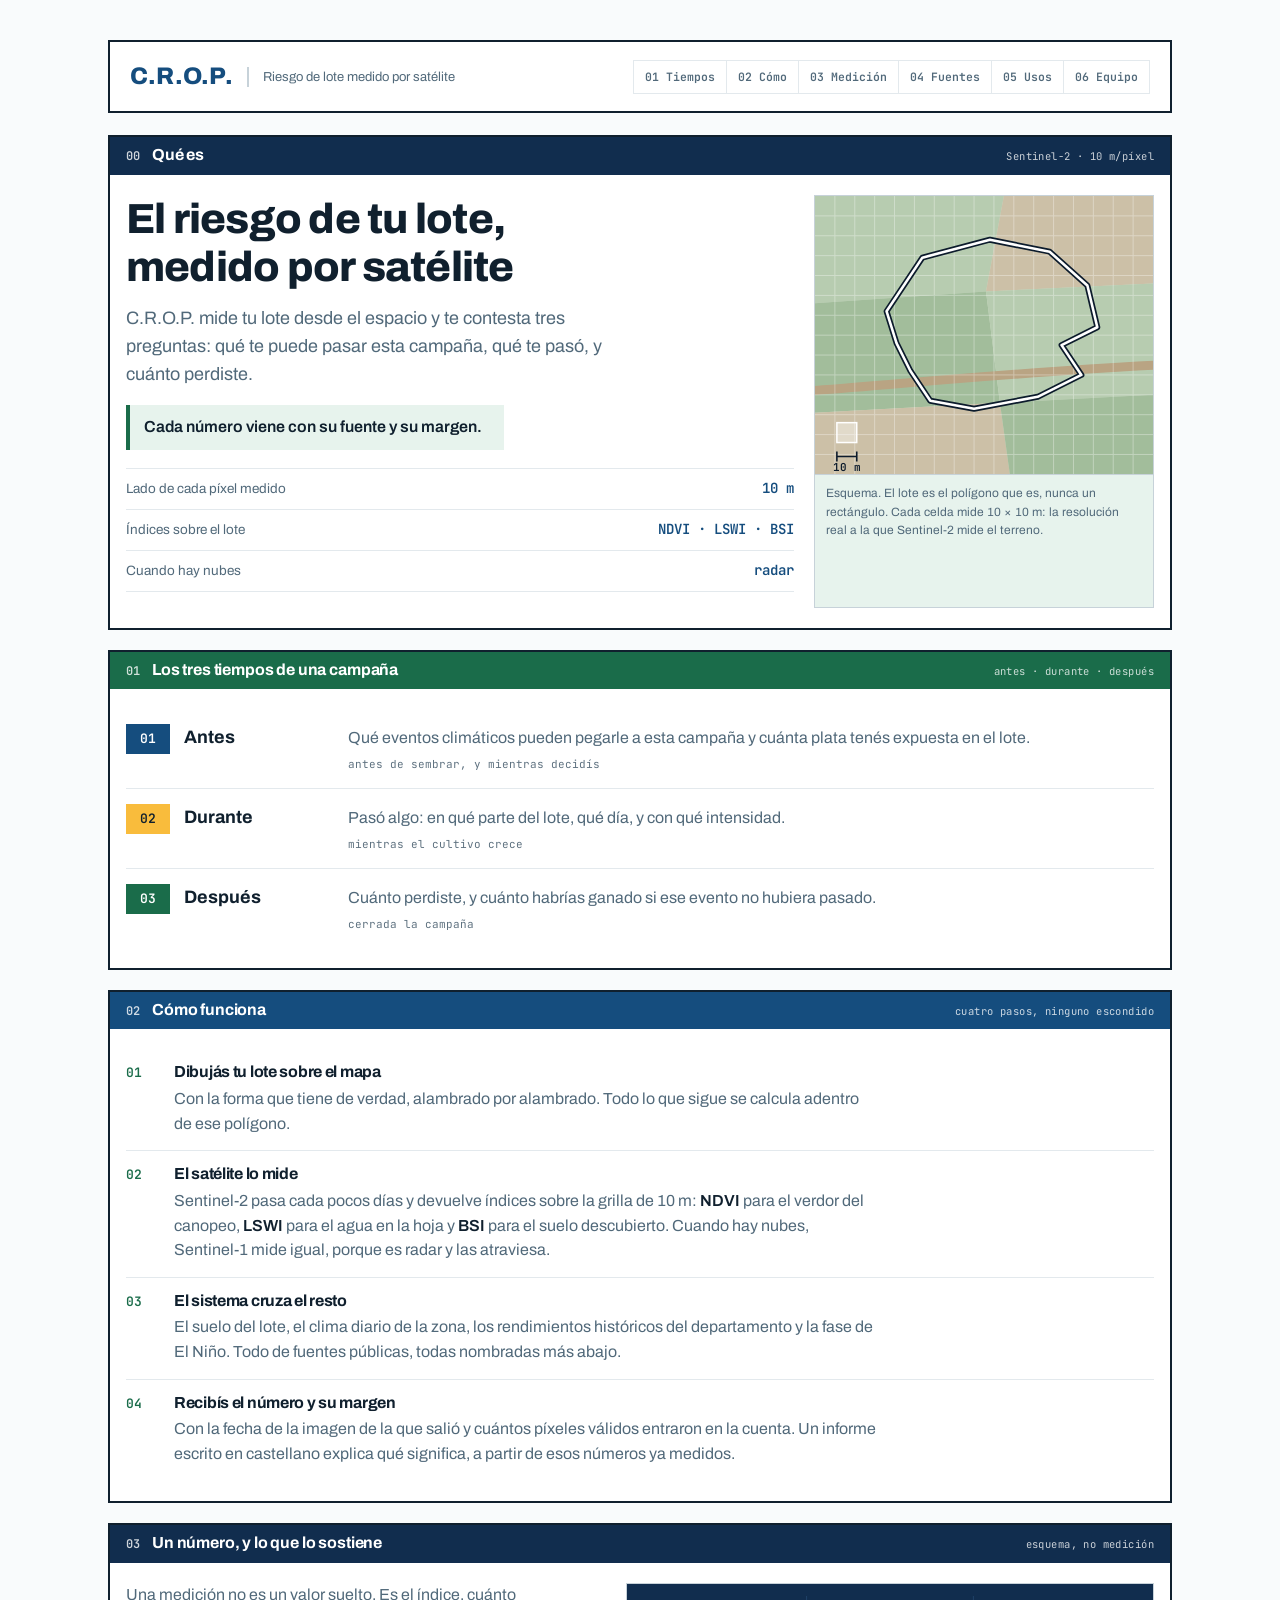
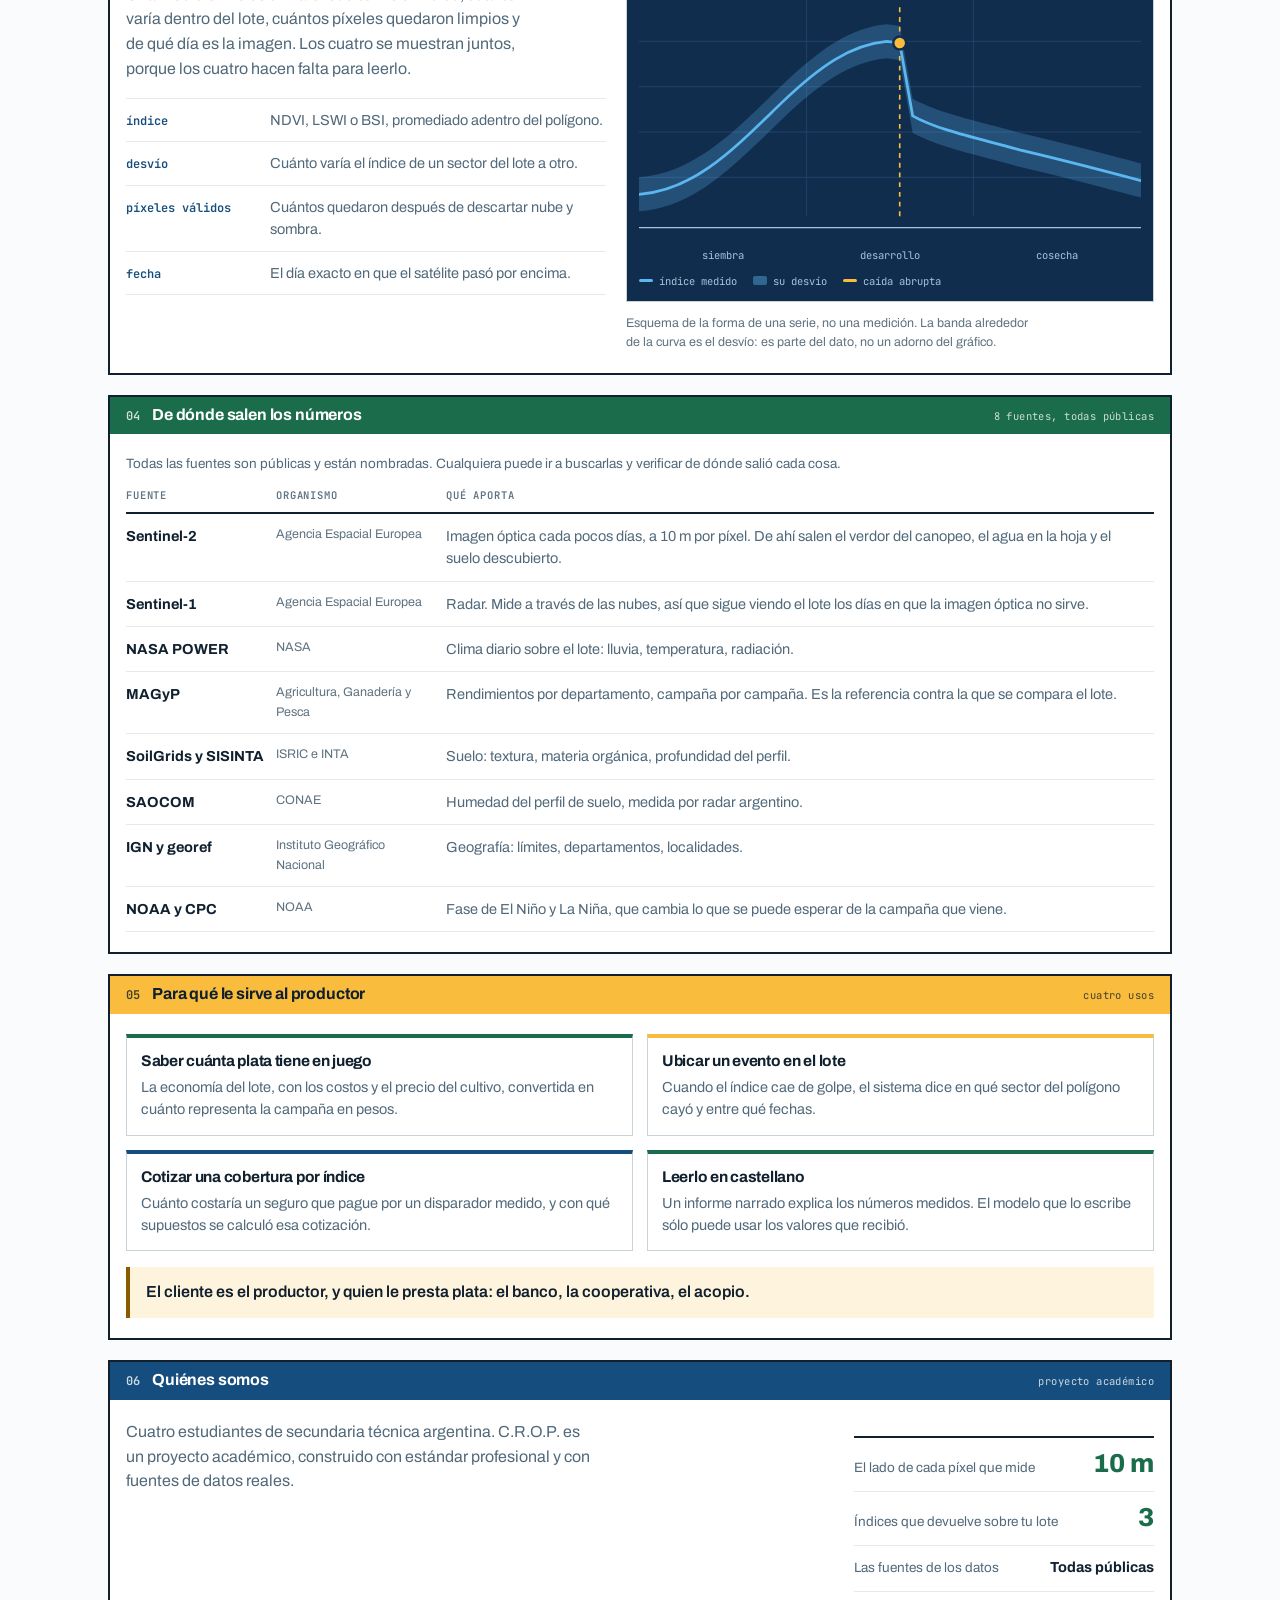
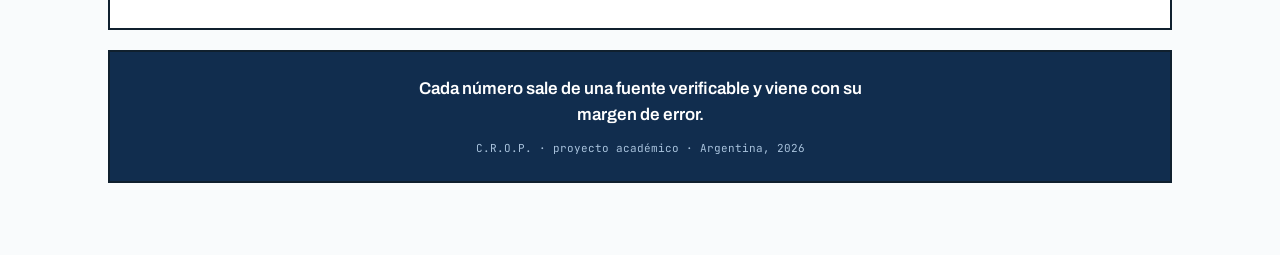
<file: docs/crop-diseno-previo.html>
<!doctype html>
<html lang="es-AR">
<head>
<meta charset="utf-8">
<meta name="viewport" content="width=device-width, initial-scale=1">
<title>C.R.O.P. — ficha de campo (exploración de diseño)</title>
<meta name="description" content="Exploración de diseño para la landing de C.R.O.P.: la estructura del wireframe con contenido, datos y color reales, en clave de ficha técnica.">
<!-- Exploración de diseño, no una versión histórica. Toma la estructura de los
     wireframes y la pinta en clave de ficha de campo: bloques con borde, barras
     de color plano y esquinas rectas. Deliberadamente distinta del diseño final,
     que es claro, aireado y usa la órbita del isotipo. -->
<link rel="stylesheet" href="https://fonts.googleapis.com/css2?family=Archivo:wght@400;500;600;700;800&family=JetBrains+Mono:wght@400;600&display=swap">
<style>
:root{
  /* Paleta de marca, sin retocar */
  --verde:#1A6C4A;        /* 6,15:1 sobre --papel  */
  --azul:#154D7E;         /* 8,45:1 sobre --papel  */
  --ambar:#F9BC3C;        /* sólo relleno: 9,69:1 con --tinta encima */
  --ambar-tinta:#8A5A00;  /* 5,71:1 sobre --papel  */
  --navy:#112D4E;
  --dato:#5AB7F0;         /* 6,27:1 sobre --navy   */

  --papel:#F9FBFC;
  --hoja:#FFFFFF;
  --tinta:#10202E;        /* 15,96:1 sobre --papel */
  --tinta-2:#51697A;      /* 5,54:1  */
  --tinta-3:#5F7280;      /* 4,81:1  */
  --borde:#C7D2D9;
  --borde-fino:#E3E9ED;
  --est-verde:#E7F3ED;
  --est-ambar:#FEF3DC;
  --est-azul:#E7EFF6;

  --fam:"Archivo",system-ui,-apple-system,sans-serif;
  --mono:"JetBrains Mono",ui-monospace,Menlo,monospace;
}
*,*::before,*::after{box-sizing:border-box}
body{
  margin:0; background:var(--papel); color:var(--tinta);
  font-family:var(--fam); font-size:16px; line-height:1.55;
  font-variant-numeric:tabular-nums lining-nums;
  -webkit-font-smoothing:antialiased;
}
h1,h2,h3{margin:0;line-height:1.15;letter-spacing:-.018em}
p{margin:0}
ul,ol{margin:0;padding:0;list-style:none}
a{color:var(--azul)}
:focus-visible{outline:3px solid var(--azul);outline-offset:2px}

.hoja{max-width:1120px;margin-inline:auto;padding-inline:clamp(14px,3vw,28px);padding-block:clamp(22px,4vw,40px) clamp(40px,7vw,72px)}

/* ── cabecera: ficha, no marca ─────────────────────────────── */
.cab{border:2px solid var(--tinta);background:var(--hoja);margin-bottom:22px}
.cab__fila{display:flex;flex-wrap:wrap;align-items:center;gap:14px;padding:16px 20px}
.cab__marca{font-size:24px;font-weight:800;color:var(--azul);letter-spacing:.01em}
.cab__sub{font-size:13px;color:var(--tinta-2);border-left:2px solid var(--borde);padding-left:14px}
.cab nav{margin-left:auto;display:flex;flex-wrap:wrap;gap:0}
.cab nav a{
  font-family:var(--mono);font-size:11.5px;font-weight:600;text-decoration:none;
  color:var(--tinta-2);padding:7px 11px;border:1px solid var(--borde-fino);margin-left:-1px;
}
.cab nav a:hover{background:var(--est-azul);color:var(--azul);position:relative;z-index:1}

/* ── bloque de sección: borde y barra de color ─────────────── */
.blq{border:2px solid var(--tinta);background:var(--hoja);margin-bottom:20px}
.blq__cab{display:flex;align-items:baseline;gap:12px;padding:9px 16px;color:var(--hoja)}
.blq__n{font-family:var(--mono);font-size:12px;font-weight:600;opacity:.8}
.blq__t{font-size:16px;font-weight:700;letter-spacing:-.01em}
.blq__nota{margin-left:auto;font-family:var(--mono);font-size:10.5px;opacity:.78;letter-spacing:.04em}
.blq__c{padding:20px 16px}

.c-navy .blq__cab{background:var(--navy)}                       /* blanco 13,91:1 */
.c-azul .blq__cab{background:var(--azul)}                       /* blanco  8,77:1 */
.c-verde .blq__cab{background:var(--verde)}                     /* blanco  6,39:1 */
.c-ambar .blq__cab{background:var(--ambar);color:var(--tinta)}  /* tinta   9,69:1 */

/* ── hero ──────────────────────────────────────────────────── */
.hero{display:grid;gap:20px;grid-template-columns:1fr}
@media(min-width:860px){.hero{grid-template-columns:minmax(0,1fr) 340px}}
.hero h1{font-size:clamp(28px,4.2vw,42px);font-weight:800;max-width:17ch;text-wrap:balance}
.hero__lede{margin-top:14px;font-size:clamp(16px,1.5vw,18px);color:var(--tinta-2);max-width:48ch}
.hero__claim{
  margin-top:16px;padding:10px 14px;background:var(--est-verde);
  border-left:4px solid var(--verde);font-weight:600;max-width:42ch;
}
.datos{display:grid;gap:0;margin-top:18px;border-top:1px solid var(--borde-fino)}
.datos div{display:flex;justify-content:space-between;gap:14px;align-items:baseline;
  padding:9px 0;border-bottom:1px solid var(--borde-fino)}
.datos dt{font-size:13.5px;color:var(--tinta-2)}
.datos dd{margin:0;font-family:var(--mono);font-size:14px;font-weight:600;color:var(--azul)}
.plancha{border:1px solid var(--borde);background:var(--est-verde)}
.plancha figcaption{padding:9px 11px;font-size:12px;color:var(--tinta-2);border-top:1px solid var(--borde)}

/* ── tres tiempos: filas, no columnas ──────────────────────── */
.tt{display:grid;gap:0}
.tt li{display:grid;grid-template-columns:auto 1fr;gap:14px;padding:15px 0;border-bottom:1px solid var(--borde-fino)}
.tt li:last-child{border-bottom:0}
@media(min-width:760px){.tt li{grid-template-columns:44px 150px 1fr;align-items:baseline}}
.tt__n{width:44px;height:30px;display:grid;place-items:center;font-family:var(--mono);
  font-size:13px;font-weight:600;color:var(--hoja)}
.tt__n.a{background:var(--azul)} .tt__n.m{background:var(--ambar);color:var(--tinta)} .tt__n.v{background:var(--verde)}
.tt__t{font-size:18px;font-weight:700}
.tt__d{color:var(--tinta-2)}
.tt__c{display:block;margin-top:5px;font-family:var(--mono);font-size:11px;color:var(--tinta-3)}

/* ── pasos ─────────────────────────────────────────────────── */
.pasos{display:grid;gap:0;counter-reset:p}
.pasos li{display:grid;grid-template-columns:34px 1fr;gap:14px;padding:14px 0;border-bottom:1px solid var(--borde-fino)}
.pasos li:last-child{border-bottom:0}
.pasos li::before{counter-increment:p;content:counter(p,decimal-leading-zero);
  font-family:var(--mono);font-size:13px;font-weight:600;color:var(--verde)}
.pasos h3{font-size:16px;font-weight:700;margin-bottom:5px}
.pasos p{color:var(--tinta-2);max-width:78ch}
.pasos b{font-weight:600;color:var(--tinta)}

/* ── medición ──────────────────────────────────────────────── */
.med{display:grid;gap:20px;grid-template-columns:1fr}
@media(min-width:880px){.med{grid-template-columns:minmax(0,1fr) minmax(0,1.1fr)}}
.anat{display:grid;gap:0;border-top:1px solid var(--borde-fino)}
.anat div{display:grid;grid-template-columns:1fr;gap:2px;padding:10px 0;border-bottom:1px solid var(--borde-fino)}
@media(min-width:520px){.anat div{grid-template-columns:130px 1fr;gap:14px;align-items:baseline}}
.anat dt{font-family:var(--mono);font-size:12px;font-weight:600;color:var(--azul)}
.anat dd{margin:0;font-size:14.5px;color:var(--tinta-2)}
.grafico{border:1px solid var(--borde);background:var(--navy);padding:12px}
.grafico svg{display:block;width:100%;height:auto}
.eje-x{display:grid;grid-template-columns:repeat(3,1fr);margin-top:8px;
  font-family:var(--mono);font-size:10.5px;color:#A8C2DC;text-align:center}
.ref{display:flex;flex-wrap:wrap;gap:6px 16px;margin-top:10px;font-family:var(--mono);font-size:10.5px;color:#A8C2DC}
.ref span{display:inline-flex;align-items:center;gap:6px}
.ref i{width:14px;height:3px;border-radius:2px;display:block}
.pie-graf{margin-top:12px;font-size:12.5px;color:var(--tinta-3);max-width:58ch}

/* ── fuentes: tabla de verdad ──────────────────────────────── */
.tabla{width:100%;border-collapse:collapse;font-size:14.5px}
.tabla caption{text-align:left;font-size:13.5px;color:var(--tinta-2);padding-bottom:12px}
.tabla th{text-align:left;font-family:var(--mono);font-size:10.5px;font-weight:600;
  letter-spacing:.08em;text-transform:uppercase;color:var(--tinta-3);
  padding:0 12px 8px 0;border-bottom:2px solid var(--tinta)}
.tabla td{padding:11px 12px 11px 0;border-bottom:1px solid var(--borde-fino);vertical-align:top;color:var(--tinta-2)}
.tabla td:first-child{font-weight:700;color:var(--tinta);white-space:nowrap}
.tabla td:nth-child(2){font-size:12.5px;color:var(--tinta-3)}
.envoltorio{overflow-x:auto}

/* ── usos ──────────────────────────────────────────────────── */
.usos{display:grid;gap:14px;grid-template-columns:1fr}
@media(min-width:700px){.usos{grid-template-columns:1fr 1fr}}
.uso{border:1px solid var(--borde);padding:14px}
.uso h3{font-size:15.5px;font-weight:700;margin-bottom:6px}
.uso p{font-size:14.5px;color:var(--tinta-2)}
.uso--v{border-top:4px solid var(--verde)}
.uso--m{border-top:4px solid var(--ambar)}
.uso--a{border-top:4px solid var(--azul)}
.cierre-usos{margin-top:16px;padding:13px 16px;background:var(--est-ambar);
  border-left:4px solid var(--ambar-tinta);font-weight:600}

/* ── equipo ────────────────────────────────────────────────── */
.eq{display:grid;gap:20px;grid-template-columns:1fr}
@media(min-width:800px){.eq{grid-template-columns:minmax(0,1fr) 300px}}
.eq p{color:var(--tinta-2);max-width:52ch}
.cifras{display:grid;gap:0;border-top:2px solid var(--tinta)}
.cifras div{display:flex;justify-content:space-between;align-items:baseline;gap:14px;
  padding:12px 0;border-bottom:1px solid var(--borde-fino)}
.cifras dt{font-size:13.5px;color:var(--tinta-2)}
.cifras dd{margin:0;font-size:26px;font-weight:800;color:var(--verde);line-height:1}
.cifras dd.txt{font-size:14.5px;font-weight:700;color:var(--tinta)}

/* ── pie ───────────────────────────────────────────────────── */
.pie{border:2px solid var(--tinta);background:var(--navy);color:var(--hoja);padding:24px 18px;text-align:center}
.pie p{max-width:48ch;margin-inline:auto}
.pie__claim{font-size:17px;font-weight:600}
.pie__meta{margin-top:12px;font-family:var(--mono);font-size:11px;color:#A8C2DC}

@media (prefers-reduced-motion:reduce){*{animation:none!important;transition:none!important}}
</style>
</head>
<body>
<div class="hoja">

<header class="cab">
  <div class="cab__fila">
    <span class="cab__marca">C.R.O.P.</span>
    <span class="cab__sub">Riesgo de lote medido por satélite</span>
    <nav aria-label="Secciones">
      <a href="#s1">01 Tiempos</a><a href="#s2">02 Cómo</a><a href="#s3">03 Medición</a><a href="#s4">04 Fuentes</a><a href="#s5">05 Usos</a><a href="#s6">06 Equipo</a>
    </nav>
  </div>
</header>

<main>

  <section class="blq c-navy">
    <div class="blq__cab"><span class="blq__n">00</span><h2 class="blq__t">Qué es</h2>
      <span class="blq__nota">Sentinel-2 · 10 m/píxel</span></div>
    <div class="blq__c hero">
      <div>
        <h1>El riesgo de tu lote, medido por satélite</h1>
        <p class="hero__lede">C.R.O.P. mide tu lote desde el espacio y te contesta tres
          preguntas: qué te puede pasar esta campaña, qué te pasó, y cuánto perdiste.</p>
        <p class="hero__claim">Cada número viene con su fuente y su margen.</p>
        <dl class="datos">
          <div><dt>Lado de cada píxel medido</dt><dd>10 m</dd></div>
          <div><dt>Índices sobre el lote</dt><dd>NDVI · LSWI · BSI</dd></div>
          <div><dt>Cuando hay nubes</dt><dd>radar</dd></div>
        </dl>
      </div>
      <figure class="plancha" style="margin:0">
        <svg viewBox="0 0 340 280" role="img" aria-label="Esquema: el contorno irregular de un lote sobre una grilla cuyas celdas equivalen a diez metros de lado." style="display:block;width:100%;height:auto">
          <rect width="340" height="280" fill="#CFDCC9"/>
          <path d="M0 0H190L172 96 0 108Z" fill="#B7CCB0"/>
          <path d="M190 0H340V88L172 96Z" fill="#CCC0A7"/>
          <path d="M0 108 172 96 186 208 0 218Z" fill="#A2BD9B"/>
          <path d="M172 96 340 88V200L186 208Z" fill="#B7CCB0"/>
          <path d="M0 218 186 208 196 280H0Z" fill="#CCC0A7"/>
          <path d="M186 208 340 200V280H196Z" fill="#A2BD9B"/>
          <path d="M-6 196C80 190 190 178 346 170" fill="none" stroke="#B9A483" stroke-width="9"/>
          <g stroke="#fff" stroke-width="1" opacity=".34" fill="none">
            <path d="M20 0V280M40 0V280M60 0V280M80 0V280M100 0V280M120 0V280M140 0V280M160 0V280M180 0V280M200 0V280M220 0V280M240 0V280M260 0V280M280 0V280M300 0V280M320 0V280"/>
            <path d="M0 20H340M0 40H340M0 60H340M0 80H340M0 100H340M0 120H340M0 140H340M0 160H340M0 180H340M0 200H340M0 220H340M0 240H340M0 260H340"/>
          </g>
          <rect x="22" y="228" width="20" height="20" fill="#fff" fill-opacity=".4" stroke="#fff" stroke-width="1.5"/>
          <path d="M22 262H42M22 257v10M42 257v10" stroke="#0C1B2C" stroke-width="1.6" fill="none"/>
          <text x="32" y="277" text-anchor="middle" font-family="JetBrains Mono, monospace" font-size="11" font-weight="600" fill="#0C1B2C">10 m</text>
          <path d="M72 116 108 62 176 44 236 56 274 90 284 132 248 150 268 180 224 202 160 214 116 206 96 176 82 148Z"
                fill="none" stroke="#0C1B2C" stroke-width="6" stroke-linejoin="round"/>
          <path d="M72 116 108 62 176 44 236 56 274 90 284 132 248 150 268 180 224 202 160 214 116 206 96 176 82 148Z"
                fill="none" stroke="#fff" stroke-width="2.6" stroke-linejoin="round"/>
        </svg>
        <figcaption>Esquema. El lote es el polígono que es, nunca un rectángulo. Cada
          celda mide 10 × 10 m: la resolución real a la que Sentinel-2 mide el terreno.</figcaption>
      </figure>
    </div>
  </section>

  <section class="blq c-verde" id="s1">
    <div class="blq__cab"><span class="blq__n">01</span><h2 class="blq__t">Los tres tiempos de una campaña</h2>
      <span class="blq__nota">antes · durante · después</span></div>
    <div class="blq__c">
      <ol class="tt">
        <li><span class="tt__n a">01</span><span class="tt__t">Antes</span>
          <span class="tt__d">Qué eventos climáticos pueden pegarle a esta campaña y cuánta plata tenés expuesta en el lote.
            <span class="tt__c">antes de sembrar, y mientras decidís</span></span></li>
        <li><span class="tt__n m">02</span><span class="tt__t">Durante</span>
          <span class="tt__d">Pasó algo: en qué parte del lote, qué día, y con qué intensidad.
            <span class="tt__c">mientras el cultivo crece</span></span></li>
        <li><span class="tt__n v">03</span><span class="tt__t">Después</span>
          <span class="tt__d">Cuánto perdiste, y cuánto habrías ganado si ese evento no hubiera pasado.
            <span class="tt__c">cerrada la campaña</span></span></li>
      </ol>
    </div>
  </section>

  <section class="blq c-azul" id="s2">
    <div class="blq__cab"><span class="blq__n">02</span><h2 class="blq__t">Cómo funciona</h2>
      <span class="blq__nota">cuatro pasos, ninguno escondido</span></div>
    <div class="blq__c">
      <ol class="pasos">
        <li><div><h3>Dibujás tu lote sobre el mapa</h3>
          <p>Con la forma que tiene de verdad, alambrado por alambrado. Todo lo que sigue se calcula adentro de ese polígono.</p></div></li>
        <li><div><h3>El satélite lo mide</h3>
          <p>Sentinel-2 pasa cada pocos días y devuelve índices sobre la grilla de 10 m:
            <b>NDVI</b> para el verdor del canopeo, <b>LSWI</b> para el agua en la hoja y
            <b>BSI</b> para el suelo descubierto. Cuando hay nubes, Sentinel-1 mide igual,
            porque es radar y las atraviesa.</p></div></li>
        <li><div><h3>El sistema cruza el resto</h3>
          <p>El suelo del lote, el clima diario de la zona, los rendimientos históricos del
            departamento y la fase de El Niño. Todo de fuentes públicas, todas nombradas más abajo.</p></div></li>
        <li><div><h3>Recibís el número y su margen</h3>
          <p>Con la fecha de la imagen de la que salió y cuántos píxeles válidos entraron en la
            cuenta. Un informe escrito en castellano explica qué significa, a partir de esos
            números ya medidos.</p></div></li>
      </ol>
    </div>
  </section>

  <section class="blq c-navy" id="s3">
    <div class="blq__cab"><span class="blq__n">03</span><h2 class="blq__t">Un número, y lo que lo sostiene</h2>
      <span class="blq__nota">esquema, no medición</span></div>
    <div class="blq__c med">
      <div>
        <p style="color:var(--tinta-2);max-width:46ch">Una medición no es un valor suelto. Es el
          índice, cuánto varía dentro del lote, cuántos píxeles quedaron limpios y de qué día es
          la imagen. Los cuatro se muestran juntos, porque los cuatro hacen falta para leerlo.</p>
        <dl class="anat" style="margin-top:16px">
          <div><dt>índice</dt><dd>NDVI, LSWI o BSI, promediado adentro del polígono.</dd></div>
          <div><dt>desvío</dt><dd>Cuánto varía el índice de un sector del lote a otro.</dd></div>
          <div><dt>píxeles válidos</dt><dd>Cuántos quedaron después de descartar nube y sombra.</dd></div>
          <div><dt>fecha</dt><dd>El día exacto en que el satélite pasó por encima.</dd></div>
        </dl>
      </div>
      <div>
        <div class="grafico">
          <svg viewBox="0 0 620 300" role="img" aria-label="Esquema, sin datos de ningún lote real: una curva de índice que sube desde la siembra, llega a un máximo, cae de golpe y sigue bajando hacia la cosecha, con una banda de desvío alrededor.">
            <g stroke="#24476F" stroke-width="1" fill="none">
              <path d="M0 56H620M0 112H620M0 168H620M0 224H620"/><path d="M207 0V272M413 0V272"/>
            </g>
            <path d="M0 224C70 219 120 165 176 111 224 65 262 39 306 35L322 37 338 127C370 145 420 155 470 169 530 183 575 195 620 207L620 249C575 237 530 225 470 211 420 197 370 187 338 169L322 79 306 77C262 81 224 107 176 153 120 207 70 261 0 266Z"
                  fill="#5AB7F0" fill-opacity=".26"/>
            <path d="M0 245C70 240 120 186 176 132 224 86 262 60 306 56L322 58 338 148C370 166 420 176 470 190 530 204 575 216 620 228"
                  fill="none" stroke="#5AB7F0" stroke-width="3.4" stroke-linecap="round"/>
            <path d="M322 14V272" stroke="#F9BC3C" stroke-width="2" stroke-dasharray="6 6" fill="none"/>
            <circle cx="322" cy="58" r="8" fill="#F9BC3C" stroke="#112D4E" stroke-width="3"/>
            <path d="M0 286H620" stroke="#A8C2DC" stroke-width="1.5" fill="none"/>
          </svg>
          <div class="eje-x"><span>siembra</span><span>desarrollo</span><span>cosecha</span></div>
          <p class="ref">
            <span><i style="background:#5AB7F0"></i>índice medido</span>
            <span><i style="background:#5AB7F0;opacity:.42;height:9px"></i>su desvío</span>
            <span><i style="background:#F9BC3C"></i>caída abrupta</span>
          </p>
        </div>
        <p class="pie-graf">Esquema de la forma de una serie, no una medición. La banda
          alrededor de la curva es el desvío: es parte del dato, no un adorno del gráfico.</p>
      </div>
    </div>
  </section>

  <section class="blq c-verde" id="s4">
    <div class="blq__cab"><span class="blq__n">04</span><h2 class="blq__t">De dónde salen los números</h2>
      <span class="blq__nota">8 fuentes, todas públicas</span></div>
    <div class="blq__c">
      <div class="envoltorio">
      <table class="tabla">
        <caption>Todas las fuentes son públicas y están nombradas. Cualquiera puede ir a buscarlas y verificar de dónde salió cada cosa.</caption>
        <thead><tr><th scope="col">Fuente</th><th scope="col">Organismo</th><th scope="col">Qué aporta</th></tr></thead>
        <tbody>
          <tr><td>Sentinel-2</td><td>Agencia Espacial Europea</td><td>Imagen óptica cada pocos días, a 10 m por píxel. De ahí salen el verdor del canopeo, el agua en la hoja y el suelo descubierto.</td></tr>
          <tr><td>Sentinel-1</td><td>Agencia Espacial Europea</td><td>Radar. Mide a través de las nubes, así que sigue viendo el lote los días en que la imagen óptica no sirve.</td></tr>
          <tr><td>NASA POWER</td><td>NASA</td><td>Clima diario sobre el lote: lluvia, temperatura, radiación.</td></tr>
          <tr><td>MAGyP</td><td>Agricultura, Ganadería y Pesca</td><td>Rendimientos por departamento, campaña por campaña. Es la referencia contra la que se compara el lote.</td></tr>
          <tr><td>SoilGrids y SISINTA</td><td>ISRIC e INTA</td><td>Suelo: textura, materia orgánica, profundidad del perfil.</td></tr>
          <tr><td>SAOCOM</td><td>CONAE</td><td>Humedad del perfil de suelo, medida por radar argentino.</td></tr>
          <tr><td>IGN y georef</td><td>Instituto Geográfico Nacional</td><td>Geografía: límites, departamentos, localidades.</td></tr>
          <tr><td>NOAA y CPC</td><td>NOAA</td><td>Fase de El Niño y La Niña, que cambia lo que se puede esperar de la campaña que viene.</td></tr>
        </tbody>
      </table>
      </div>
    </div>
  </section>

  <section class="blq c-ambar" id="s5">
    <div class="blq__cab"><span class="blq__n">05</span><h2 class="blq__t">Para qué le sirve al productor</h2>
      <span class="blq__nota">cuatro usos</span></div>
    <div class="blq__c">
      <div class="usos">
        <article class="uso uso--v"><h3>Saber cuánta plata tiene en juego</h3>
          <p>La economía del lote, con los costos y el precio del cultivo, convertida en cuánto representa la campaña en pesos.</p></article>
        <article class="uso uso--m"><h3>Ubicar un evento en el lote</h3>
          <p>Cuando el índice cae de golpe, el sistema dice en qué sector del polígono cayó y entre qué fechas.</p></article>
        <article class="uso uso--a"><h3>Cotizar una cobertura por índice</h3>
          <p>Cuánto costaría un seguro que pague por un disparador medido, y con qué supuestos se calculó esa cotización.</p></article>
        <article class="uso uso--v"><h3>Leerlo en castellano</h3>
          <p>Un informe narrado explica los números medidos. El modelo que lo escribe sólo puede usar los valores que recibió.</p></article>
      </div>
      <p class="cierre-usos">El cliente es el productor, y quien le presta plata: el banco, la cooperativa, el acopio.</p>
    </div>
  </section>

  <section class="blq c-azul" id="s6">
    <div class="blq__cab"><span class="blq__n">06</span><h2 class="blq__t">Quiénes somos</h2>
      <span class="blq__nota">proyecto académico</span></div>
    <div class="blq__c eq">
      <p>Cuatro estudiantes de secundaria técnica argentina. C.R.O.P. es un proyecto académico,
        construido con estándar profesional y con fuentes de datos reales.</p>
      <dl class="cifras">
        <div><dt>El lado de cada píxel que mide</dt><dd>10 m</dd></div>
        <div><dt>Índices que devuelve sobre tu lote</dt><dd>3</dd></div>
        <div><dt>Las fuentes de los datos</dt><dd class="txt">Todas públicas</dd></div>
      </dl>
    </div>
  </section>

</main>

<footer class="pie">
  <p class="pie__claim">Cada número sale de una fuente verificable y viene con su margen de error.</p>
  <p class="pie__meta">C.R.O.P. · proyecto académico · Argentina, 2026</p>
</footer>

</div>
</body>
</html>
</file>
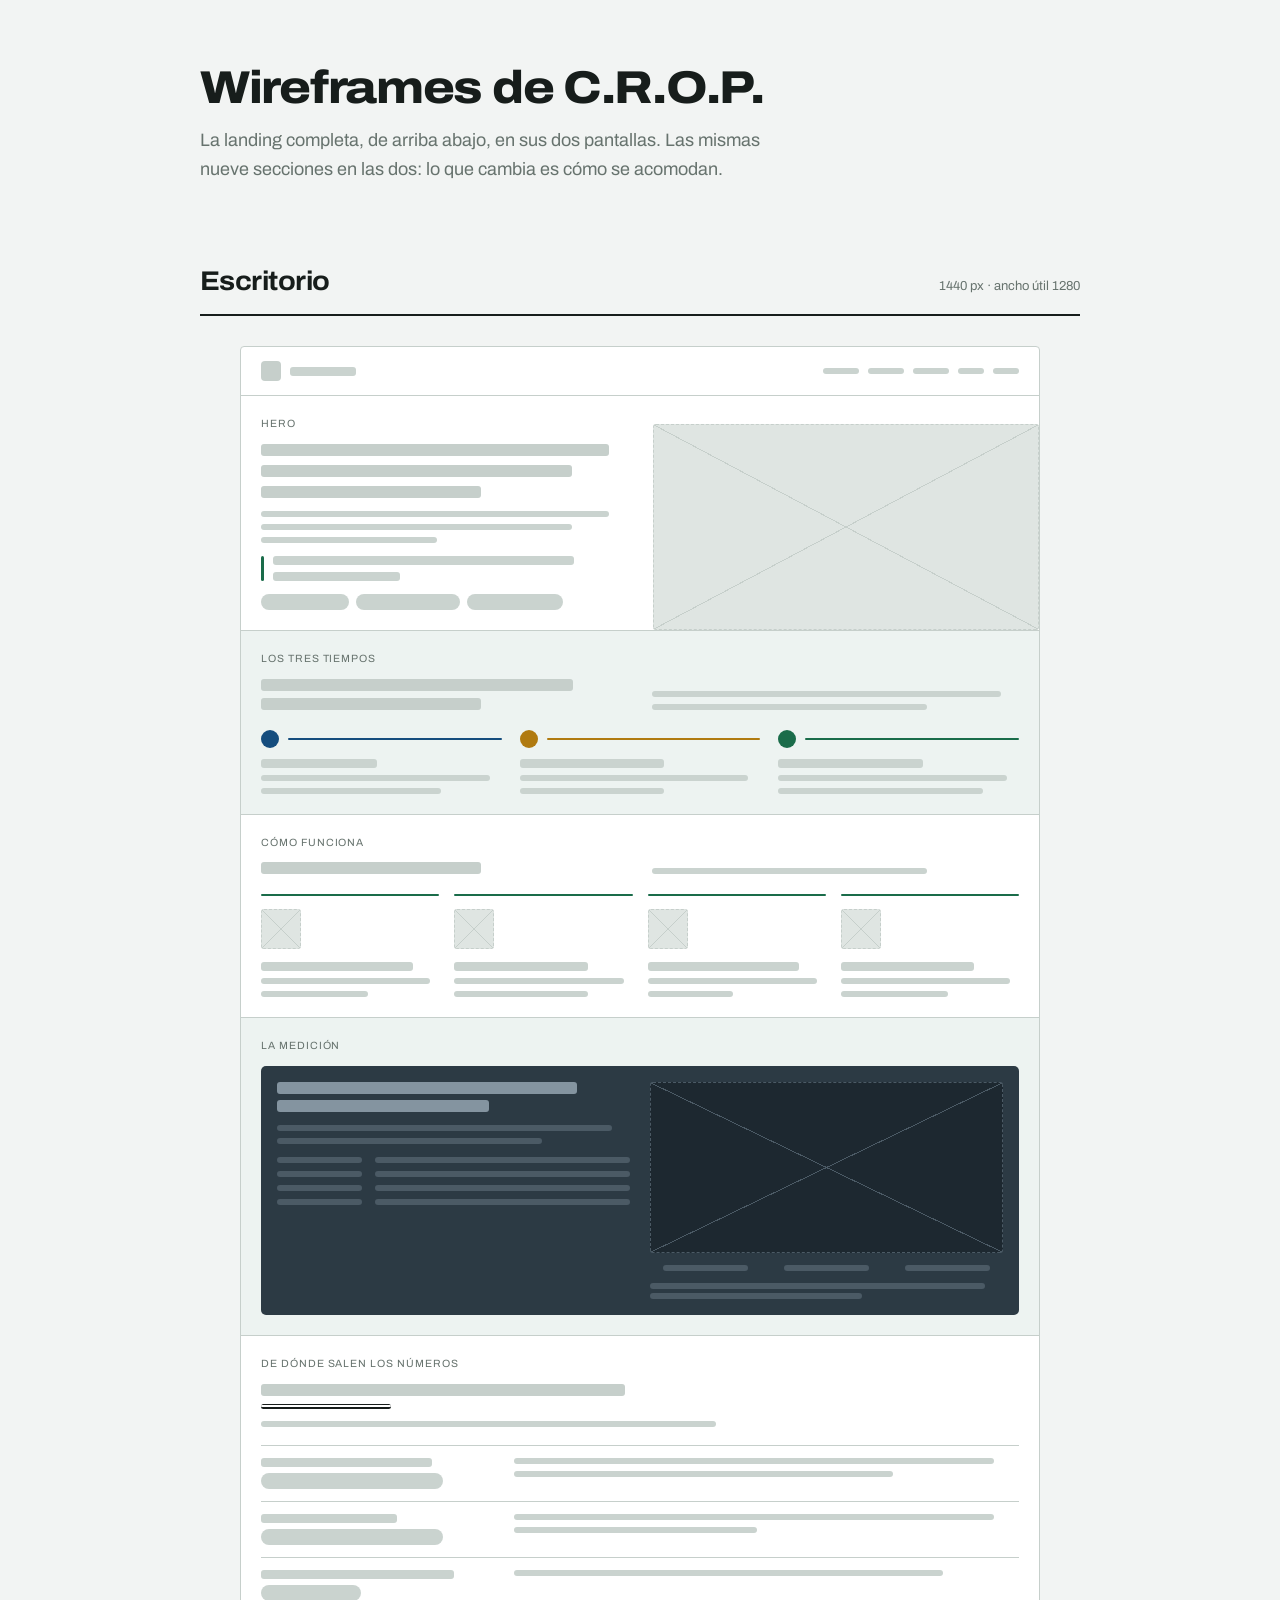
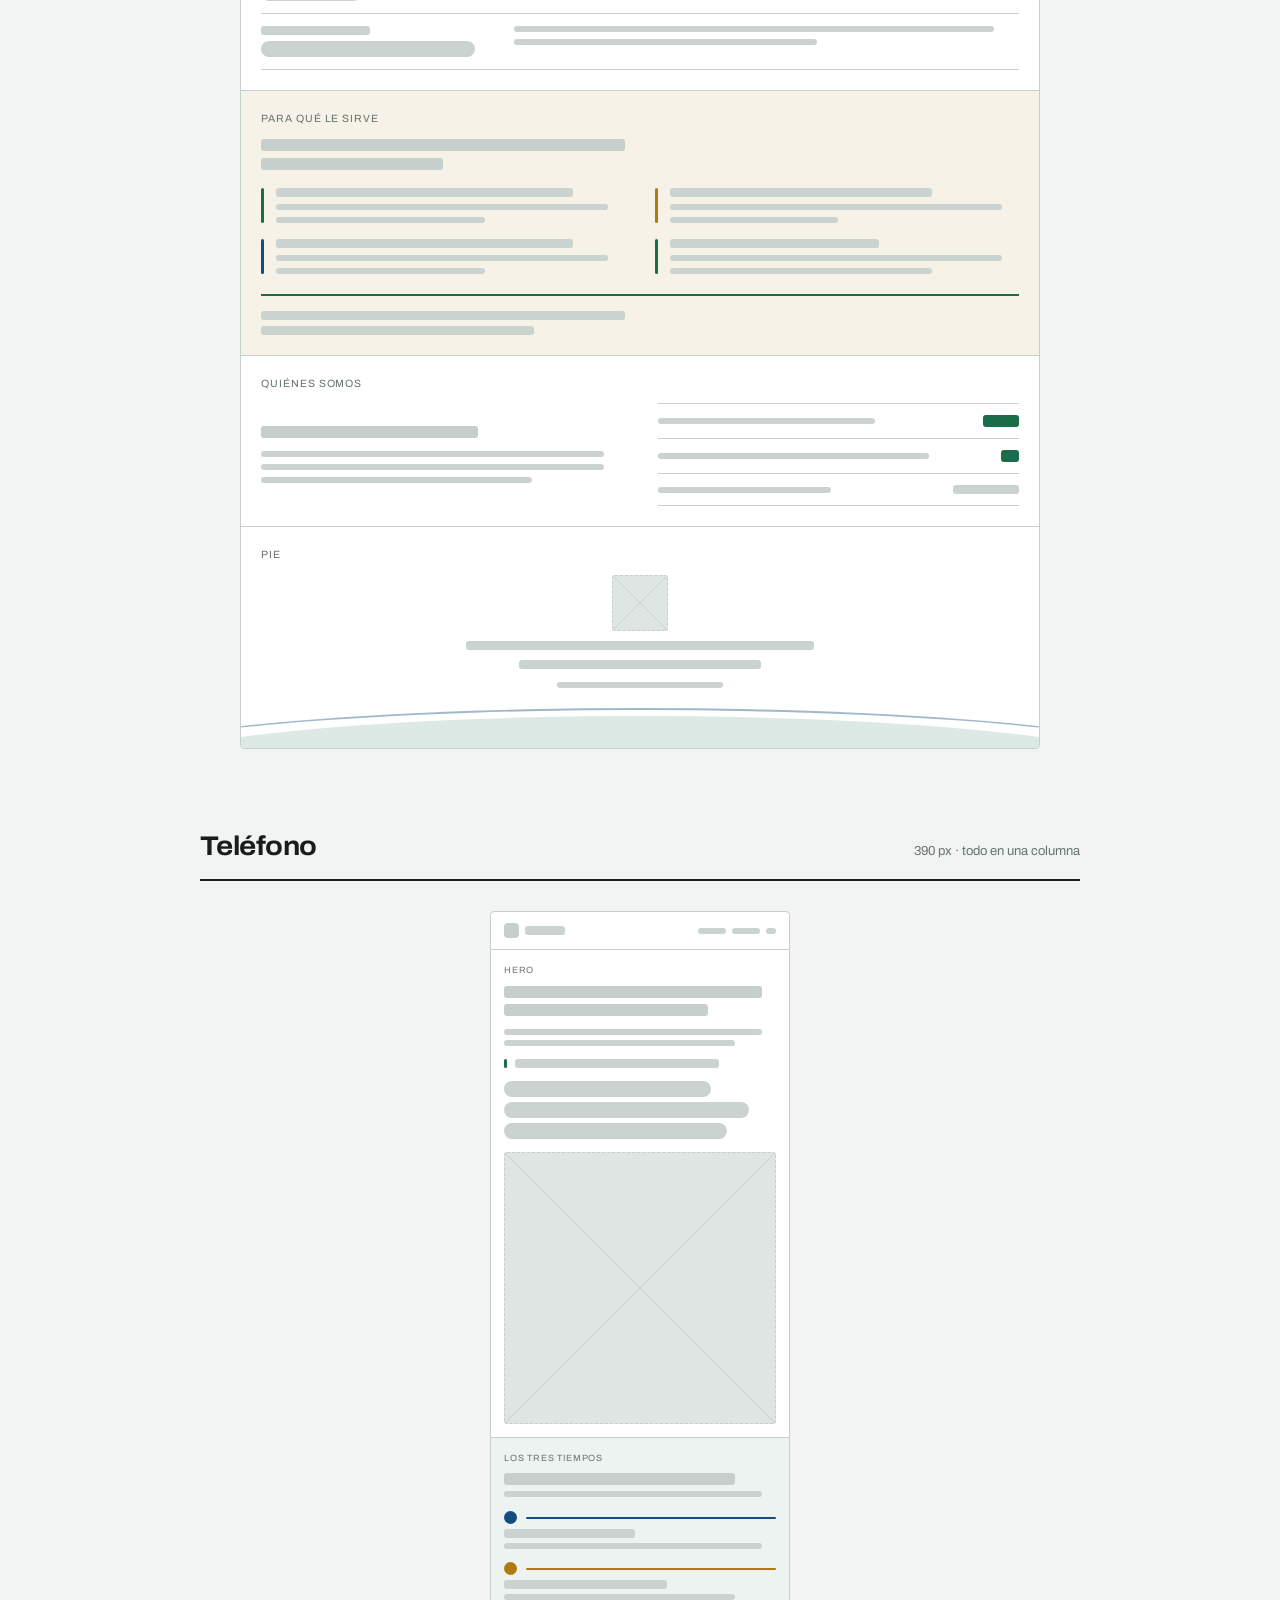
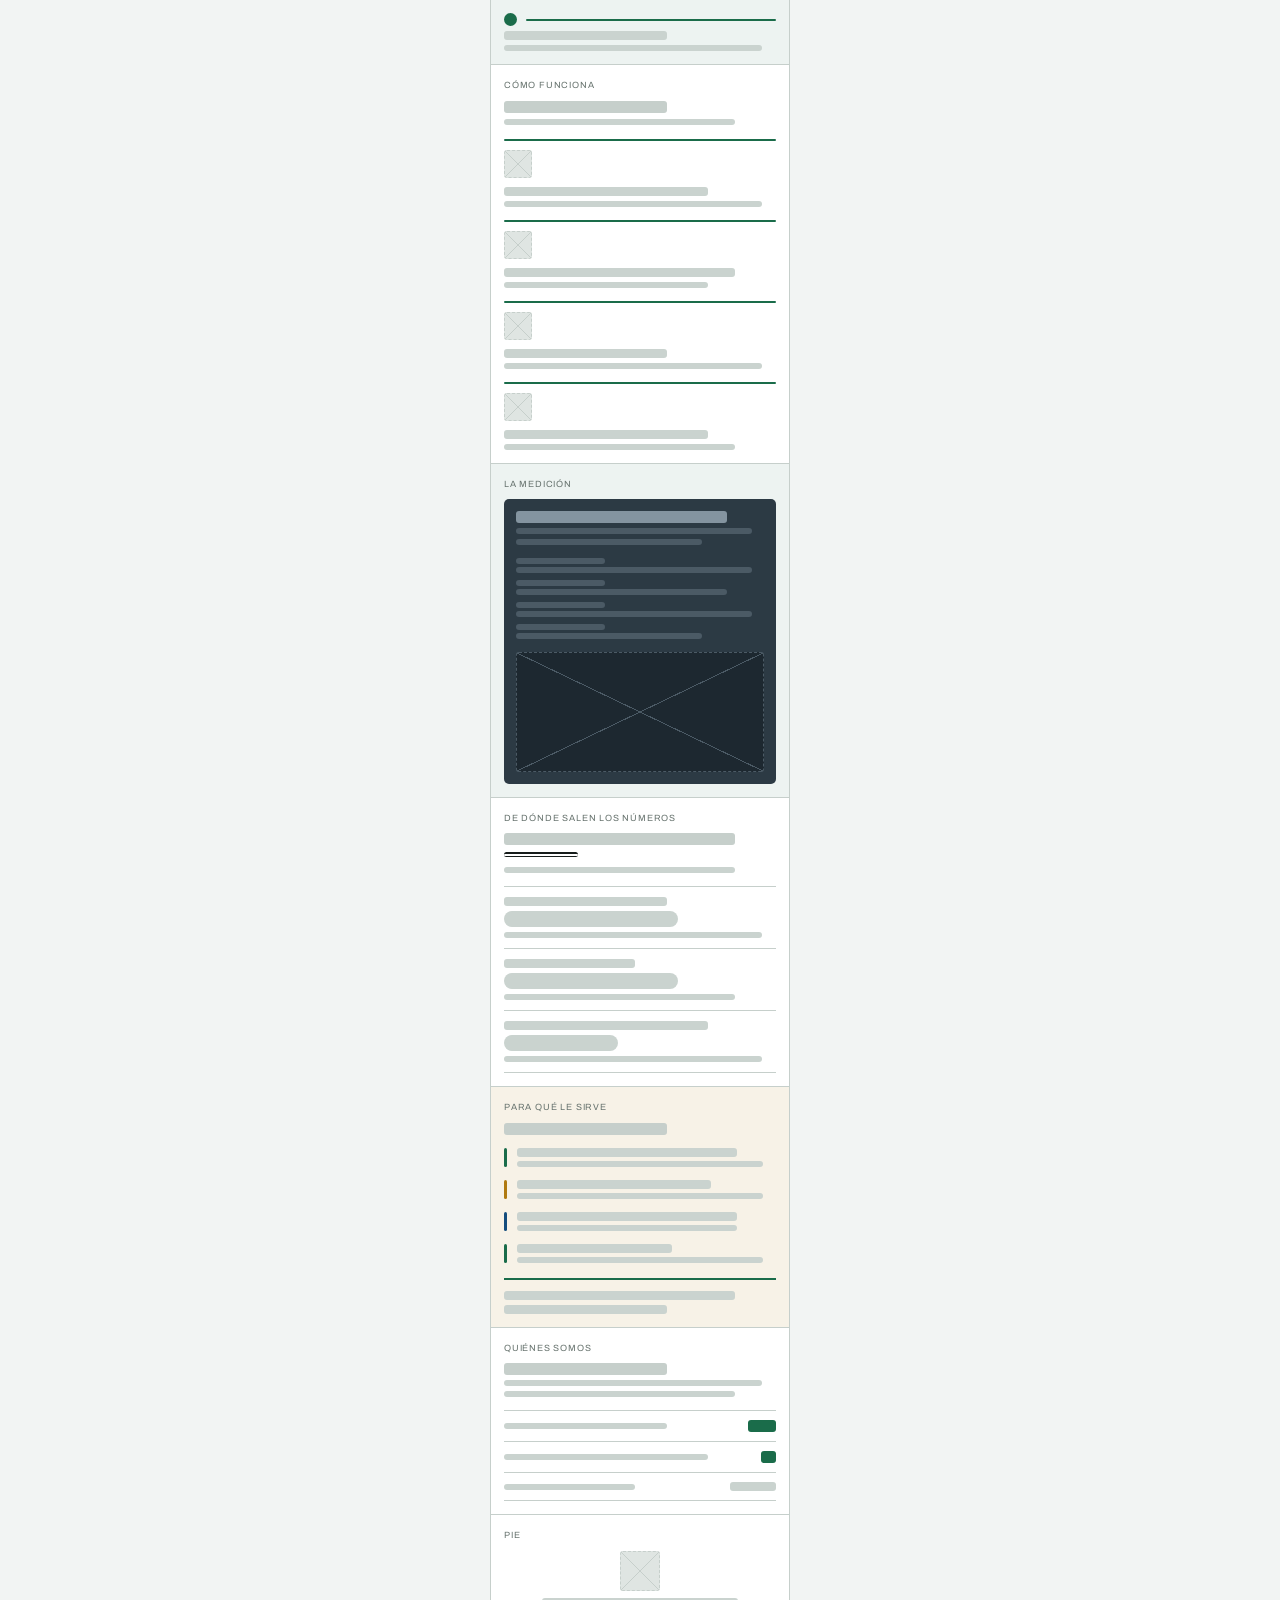
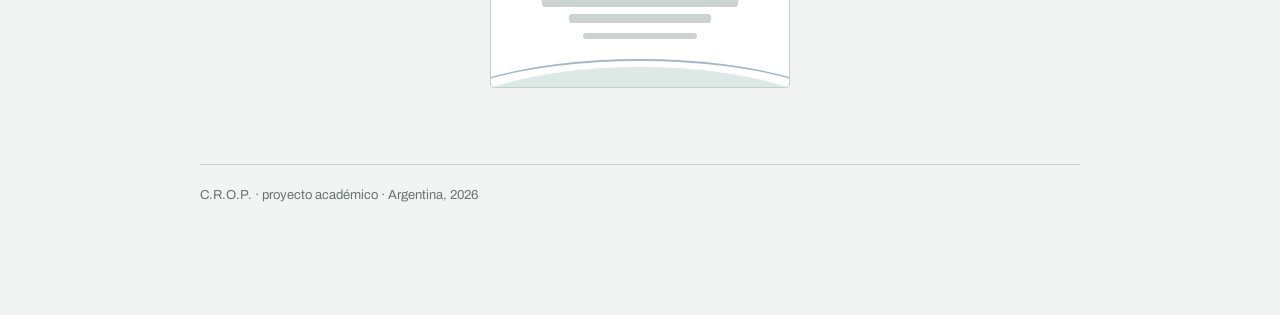
<file: docs/wireframes.html>
<!doctype html>
<html lang="es-AR">
<head>
<meta charset="utf-8">
<meta name="viewport" content="width=device-width, initial-scale=1">
<meta name="description" content="Wireframes de la landing de C.R.O.P.: la página completa en sus dos pantallas, escritorio y teléfono.">
<style>:root{color-scheme:light}body{margin:0}img{max-width:100%}[hidden]{display:none!important}</style>
<title>Wireframes de C.R.O.P.</title>
<link rel="stylesheet" href="https://fonts.googleapis.com/css2?family=Archivo:wdth,wght@62..125,100..900&display=swap">
<style>
:root{
  color-scheme: light;
  --papel:#F2F4F3;
  --hoja:#FFFFFF;
  --tinta:#171D1B;
  --tinta-2:#67736E;
  --linea:#C6CFCB;
  --bloque:#DFE5E2;
  --bloque-2:#CAD3CF;
  --oscuro:#2C3A44;
  --verde:#1A6C4A;
  --azul:#154D7E;
  --ambar:#B07A10;
  --fam:"Archivo","Archivo Fallback",system-ui,sans-serif;
}
@media (prefers-color-scheme: dark){
  :root:not([data-theme="light"]){
    color-scheme: dark;
    --papel:#131817; --hoja:#1A211F; --tinta:#E9EEEC; --tinta-2:#9AA6A1;
    --linea:#3A4643; --bloque:#27302D; --bloque-2:#36413D; --oscuro:#0E161C;
    --verde:#5FC191; --azul:#7FB6E4; --ambar:#DCA748;
  }
}
:root[data-theme="dark"]{
  color-scheme: dark;
  --papel:#131817; --hoja:#1A211F; --tinta:#E9EEEC; --tinta-2:#9AA6A1;
  --linea:#3A4643; --bloque:#27302D; --bloque-2:#36413D; --oscuro:#0E161C;
  --verde:#5FC191; --azul:#7FB6E4; --ambar:#DCA748;
}

*,*::before,*::after{ box-sizing:border-box; }
body{
  margin:0; background:var(--papel); color:var(--tinta);
  font-family:var(--fam); font-size:15px; line-height:1.6;
  -webkit-font-smoothing:antialiased;
}
.hoja{ max-width:960px; margin-inline:auto; padding-inline:clamp(16px,4vw,40px); padding-block:clamp(34px,6vw,64px) clamp(48px,8vw,96px); }

h1{ font-size:clamp(28px,4.6vw,46px); font-weight:800; font-stretch:112%;
  letter-spacing:-.028em; line-height:1.05; margin:0; text-wrap:balance; }
.bajada{ margin:14px 0 0; font-size:clamp(15px,1.5vw,18px); color:var(--tinta-2); max-width:56ch; }

/* ---------- pantalla ---------- */
.pantalla{ margin-top:clamp(40px,6vw,76px); }
.pantalla__cab{ display:flex; align-items:baseline; gap:14px; flex-wrap:wrap;
  border-bottom:2px solid var(--tinta); padding-bottom:11px; margin-bottom:clamp(20px,3vw,30px); }
.pantalla__cab h2{ font-size:clamp(20px,2.4vw,27px); font-weight:700; font-stretch:108%;
  letter-spacing:-.02em; margin:0; }
.pantalla__med{ margin-left:auto; font-size:13px; color:var(--tinta-2); }

.aparato{ border:1px solid var(--linea); border-radius:4px; background:var(--hoja);
  overflow:hidden; margin-inline:auto; }
.aparato--esc{ max-width:800px; }
.aparato--tel{ max-width:300px; }

/* ---------- secciones dentro del aparato ---------- */
.s{ border-top:1px solid var(--linea); padding:var(--p,20px); position:relative; }
.s:first-child{ border-top:0; }
.s__r{ display:block; font-size:10.5px; letter-spacing:.09em; text-transform:uppercase;
  color:var(--tinta-2); margin-bottom:11px; }
.aparato--tel .s{ --p:13px; }
.aparato--tel .s__r{ font-size:9px; margin-bottom:8px; }

.s--verde{ background:color-mix(in srgb, var(--verde) 8%, var(--hoja)); }
.s--ambar{ background:color-mix(in srgb, var(--ambar) 10%, var(--hoja)); }

/* ---------- piezas ---------- */
.p{ display:flex; flex-direction:column; gap:7px; }
.p--g{ gap:13px; }
.f{ display:flex; align-items:center; gap:9px; }
.b{ height:6px; border-radius:3px; background:var(--bloque-2); display:block; }
.b--t{ height:12px; background:var(--linea); }
.b--m{ height:9px; }
.w95{width:95%} .w85{width:85%} .w75{width:75%} .w60{width:60%}
.w48{width:48%} .w36{width:36%} .w24{width:24%}
.img{ border:1px dashed var(--linea); border-radius:3px; min-height:70px;
  background:
    linear-gradient(to top right, transparent calc(50% - .5px), var(--linea) calc(50% - .5px), var(--linea) calc(50% + .5px), transparent calc(50% + .5px)),
    linear-gradient(to bottom right, transparent calc(50% - .5px), var(--linea) calc(50% - .5px), var(--linea) calc(50% + .5px), transparent calc(50% + .5px)),
    var(--bloque);
}
.pill{ height:16px; border-radius:99px; background:var(--bloque-2); }
.punto{ width:18px; height:18px; border-radius:50%; flex:0 0 auto; }
.eje{ height:2px; flex:1; border-radius:2px; }
.rail{ width:3px; border-radius:2px; flex:0 0 auto; align-self:stretch; }
.logo{ width:20px; height:20px; border-radius:4px; background:var(--linea); flex:0 0 auto; }
.nav{ display:flex; gap:9px; }
.nav i{ display:block; height:6px; width:36px; border-radius:3px; background:var(--bloque-2); }

.v{ background:var(--verde); } .a{ background:var(--azul); } .m{ background:var(--ambar); }

.g2{ display:grid; grid-template-columns:1fr 1fr; gap:22px; }
.g3{ display:grid; grid-template-columns:repeat(3,1fr); gap:18px; }
.g4{ display:grid; grid-template-columns:repeat(4,1fr); gap:15px; }
.cab2{ display:grid; grid-template-columns:1fr 1fr; gap:24px; align-items:end; margin-bottom:20px; }

.oscuro{ background:var(--oscuro); border-radius:5px; padding:16px; }
.oscuro .b{ background:#4B5A65; } .oscuro .b--t{ background:#8494A0; }
.oscuro .img{ background:#1D2830; border-color:#4B5A65;
  background-image:
    linear-gradient(to top right, transparent calc(50% - .5px), #4B5A65 calc(50% - .5px), #4B5A65 calc(50% + .5px), transparent calc(50% + .5px)),
    linear-gradient(to bottom right, transparent calc(50% - .5px), #4B5A65 calc(50% - .5px), #4B5A65 calc(50% + .5px), transparent calc(50% + .5px)); }

.bleed{ margin:calc(var(--p,20px) * -1); margin-left:0; }
.horiz{ position:relative; height:46px; overflow:hidden; margin:14px calc(var(--p,20px) * -1) calc(var(--p,20px) * -1); }
.horiz i{ position:absolute; left:-18%; right:-18%; top:14px; height:130px; border-radius:50%;
  background:color-mix(in srgb, var(--verde) 15%, var(--hoja)); }
.horiz b{ position:absolute; left:-22%; right:-22%; top:6px; height:130px; border-radius:50%;
  border-top:2px solid color-mix(in srgb, var(--azul) 40%, transparent); }

/* ---------- pie del documento ---------- */
.fin{ margin-top:clamp(44px,6vw,80px); border-top:1px solid var(--linea); padding-top:20px;
  font-size:13px; color:var(--tinta-2); }
</style>
</head>
<body>

<div class="hoja">

  <h1>Wireframes de C.R.O.P.</h1>
  <p class="bajada">
    La landing completa, de arriba abajo, en sus dos pantallas. Las mismas nueve
    secciones en las dos: lo que cambia es cómo se acomodan.
  </p>

  <!-- ══════════════════ ESCRITORIO ══════════════════ -->
  <section class="pantalla">
    <div class="pantalla__cab">
      <h2>Escritorio</h2>
      <span class="pantalla__med">1440 px · ancho útil 1280</span>
    </div>

    <div class="aparato aparato--esc">

      <div class="s" style="padding-block:14px">
        <div class="f" style="justify-content:space-between">
          <span class="f"><span class="logo"></span><span class="b b--m" style="width:66px"></span></span>
          <span class="nav"><i></i><i></i><i></i><i style="width:26px"></i><i style="width:26px"></i></span>
        </div>
      </div>

      <div class="s">
        <span class="s__r">Hero</span>
        <div class="g2" style="gap:26px">
          <div class="p p--g">
            <span class="p" style="gap:9px"><span class="b b--t w95"></span><span class="b b--t w85"></span><span class="b b--t w60"></span></span>
            <span class="p"><span class="b w95"></span><span class="b w85"></span><span class="b w48"></span></span>
            <span class="f" style="align-items:stretch"><span class="rail v"></span><span class="p" style="flex:1"><span class="b b--m w85"></span><span class="b b--m w36"></span></span></span>
            <span class="f" style="gap:7px;flex-wrap:wrap"><span class="pill" style="width:88px"></span><span class="pill" style="width:104px"></span><span class="pill" style="width:96px"></span></span>
          </div>
          <div class="img bleed" style="min-height:190px"></div>
        </div>
      </div>

      <div class="s s--verde">
        <span class="s__r">Los tres tiempos</span>
        <div class="cab2">
          <span class="p" style="gap:7px"><span class="b b--t w85"></span><span class="b b--t w60"></span></span>
          <span class="p"><span class="b w95"></span><span class="b w75"></span></span>
        </div>
        <div class="g3">
          <span class="p"><span class="f"><span class="punto a"></span><span class="eje a"></span></span><span class="b b--m w48" style="margin-top:4px"></span><span class="b w95"></span><span class="b w75"></span></span>
          <span class="p"><span class="f"><span class="punto m"></span><span class="eje m"></span></span><span class="b b--m w60" style="margin-top:4px"></span><span class="b w95"></span><span class="b w60"></span></span>
          <span class="p"><span class="f"><span class="punto v"></span><span class="eje v"></span></span><span class="b b--m w60" style="margin-top:4px"></span><span class="b w95"></span><span class="b w85"></span></span>
        </div>
      </div>

      <div class="s">
        <span class="s__r">Cómo funciona</span>
        <div class="cab2">
          <span class="b b--t w60"></span>
          <span class="b w75"></span>
        </div>
        <div class="g4">
          <span class="p"><span class="b v" style="height:2px"></span><span class="img" style="min-height:40px;width:40px;margin:6px 0"></span><span class="b b--m w85"></span><span class="b w95"></span><span class="b w60"></span></span>
          <span class="p"><span class="b v" style="height:2px"></span><span class="img" style="min-height:40px;width:40px;margin:6px 0"></span><span class="b b--m w75"></span><span class="b w95"></span><span class="b w75"></span></span>
          <span class="p"><span class="b v" style="height:2px"></span><span class="img" style="min-height:40px;width:40px;margin:6px 0"></span><span class="b b--m w85"></span><span class="b w95"></span><span class="b w48"></span></span>
          <span class="p"><span class="b v" style="height:2px"></span><span class="img" style="min-height:40px;width:40px;margin:6px 0"></span><span class="b b--m w75"></span><span class="b w95"></span><span class="b w60"></span></span>
        </div>
      </div>

      <div class="s s--verde">
        <span class="s__r">La medición</span>
        <div class="oscuro">
          <div class="g2" style="gap:20px">
            <div class="p p--g">
              <span class="p" style="gap:6px"><span class="b b--t w85"></span><span class="b b--t w60"></span></span>
              <span class="p"><span class="b w95"></span><span class="b w75"></span></span>
              <span class="p" style="gap:8px">
                <span class="f" style="gap:13px"><span class="b w24 a"></span><span class="b" style="flex:1"></span></span>
                <span class="f" style="gap:13px"><span class="b w24 a"></span><span class="b" style="flex:1"></span></span>
                <span class="f" style="gap:13px"><span class="b w24 a"></span><span class="b" style="flex:1"></span></span>
                <span class="f" style="gap:13px"><span class="b w24 a"></span><span class="b" style="flex:1"></span></span>
              </span>
            </div>
            <div class="p">
              <span class="img" style="aspect-ratio:620/300;min-height:0"></span>
              <span class="f" style="justify-content:space-around;margin-top:5px"><span class="b w24"></span><span class="b w24"></span><span class="b w24"></span></span>
              <span class="p" style="gap:4px;margin-top:5px"><span class="b w95"></span><span class="b w60"></span></span>
            </div>
          </div>
        </div>
      </div>

      <div class="s">
        <span class="s__r">De dónde salen los números</span>
        <div class="p" style="gap:8px;margin-bottom:18px">
          <span class="b b--t w48"></span>
          <span style="display:block;height:5px;width:130px;border-radius:3px;background:var(--tinta);position:relative">
            <span style="position:absolute;inset:1.6px 0;background:var(--hoja);border-radius:2px;display:block"></span></span>
          <span class="b w60" style="margin-top:4px"></span>
        </div>
        <div class="p" style="gap:0">
          <span style="display:grid;grid-template-columns:30% 1fr;gap:26px;padding:12px 0;border-top:1px solid var(--linea)">
            <span class="p" style="gap:6px"><span class="b b--m w75"></span><span class="pill" style="width:80%"></span></span>
            <span class="p"><span class="b w95"></span><span class="b w75"></span></span></span>
          <span style="display:grid;grid-template-columns:30% 1fr;gap:26px;padding:12px 0;border-top:1px solid var(--linea)">
            <span class="p" style="gap:6px"><span class="b b--m w60"></span><span class="pill" style="width:80%"></span></span>
            <span class="p"><span class="b w95"></span><span class="b w48"></span></span></span>
          <span style="display:grid;grid-template-columns:30% 1fr;gap:26px;padding:12px 0;border-top:1px solid var(--linea)">
            <span class="p" style="gap:6px"><span class="b b--m w85"></span><span class="pill" style="width:44%"></span></span>
            <span class="p"><span class="b w85"></span></span></span>
          <span style="display:grid;grid-template-columns:30% 1fr;gap:26px;padding:12px 0;border-block:1px solid var(--linea)">
            <span class="p" style="gap:6px"><span class="b b--m w48"></span><span class="pill" style="width:94%"></span></span>
            <span class="p"><span class="b w95"></span><span class="b w60"></span></span></span>
        </div>
      </div>

      <div class="s s--ambar">
        <span class="s__r">Para qué le sirve</span>
        <div class="p" style="gap:7px;margin-bottom:18px"><span class="b b--t w48"></span><span class="b b--t w24"></span></div>
        <div class="g2" style="gap:16px 30px">
          <span class="f" style="gap:12px;align-items:stretch"><span class="rail v"></span><span class="p" style="flex:1"><span class="b b--m w85"></span><span class="b w95"></span><span class="b w60"></span></span></span>
          <span class="f" style="gap:12px;align-items:stretch"><span class="rail m"></span><span class="p" style="flex:1"><span class="b b--m w75"></span><span class="b w95"></span><span class="b w48"></span></span></span>
          <span class="f" style="gap:12px;align-items:stretch"><span class="rail a"></span><span class="p" style="flex:1"><span class="b b--m w85"></span><span class="b w95"></span><span class="b w60"></span></span></span>
          <span class="f" style="gap:12px;align-items:stretch"><span class="rail v"></span><span class="p" style="flex:1"><span class="b b--m w60"></span><span class="b w95"></span><span class="b w75"></span></span></span>
        </div>
        <div style="border-top:2px solid var(--verde);margin-top:20px;padding-top:15px">
          <span class="p" style="gap:6px"><span class="b b--m w48"></span><span class="b b--m w36"></span></span>
        </div>
      </div>

      <div class="s">
        <span class="s__r">Quiénes somos</span>
        <div class="g2" style="gap:36px;align-items:center">
          <div class="p p--g">
            <span class="b b--t w60"></span>
            <span class="p"><span class="b w95"></span><span class="b w95"></span><span class="b w75"></span></span>
          </div>
          <div class="p" style="gap:0">
            <span class="f" style="justify-content:space-between;gap:16px;padding:11px 0;border-top:1px solid var(--linea)"><span class="b w60"></span><span class="b b--t v" style="width:36px"></span></span>
            <span class="f" style="justify-content:space-between;gap:16px;padding:11px 0;border-top:1px solid var(--linea)"><span class="b w75"></span><span class="b b--t v" style="width:18px"></span></span>
            <span class="f" style="justify-content:space-between;gap:16px;padding:11px 0;border-block:1px solid var(--linea)"><span class="b w48"></span><span class="b b--m" style="width:66px"></span></span>
          </div>
        </div>
      </div>

      <div class="s">
        <span class="s__r">Pie</span>
        <div class="p" style="align-items:center;gap:10px">
          <span class="img" style="width:56px;min-height:56px"></span>
          <span class="b b--m" style="width:46%"></span>
          <span class="b b--m" style="width:32%"></span>
          <span class="b" style="width:22%;margin-top:3px"></span>
        </div>
        <div class="horiz"><b></b><i></i></div>
      </div>

    </div>
  </section>

  <!-- ══════════════════ TELÉFONO ══════════════════ -->
  <section class="pantalla">
    <div class="pantalla__cab">
      <h2>Teléfono</h2>
      <span class="pantalla__med">390 px · todo en una columna</span>
    </div>

    <div class="aparato aparato--tel">

      <div class="s" style="padding-block:11px">
        <div class="f" style="justify-content:space-between">
          <span class="f" style="gap:6px"><span class="logo" style="width:15px;height:15px"></span><span class="b b--m" style="width:40px"></span></span>
          <span class="nav" style="gap:6px;overflow:hidden"><i style="width:28px"></i><i style="width:28px"></i><i style="width:10px"></i></span>
        </div>
      </div>

      <div class="s">
        <span class="s__r">Hero</span>
        <div class="p p--g">
          <span class="p" style="gap:6px"><span class="b b--t w95"></span><span class="b b--t w75"></span></span>
          <span class="p" style="gap:5px"><span class="b w95"></span><span class="b w85"></span></span>
          <span class="f" style="gap:8px;align-items:stretch"><span class="rail v"></span><span class="b b--m w75"></span></span>
          <span class="p" style="gap:5px"><span class="pill" style="width:76%"></span><span class="pill" style="width:90%"></span><span class="pill" style="width:82%"></span></span>
          <span class="img" style="aspect-ratio:1/1;min-height:0"></span>
        </div>
      </div>

      <div class="s s--verde">
        <span class="s__r">Los tres tiempos</span>
        <div class="p" style="gap:6px;margin-bottom:14px"><span class="b b--t w85"></span><span class="b w95"></span></div>
        <div class="p p--g">
          <span class="p" style="gap:5px"><span class="f"><span class="punto a" style="width:13px;height:13px"></span><span class="eje a"></span></span><span class="b b--m w48"></span><span class="b w95"></span></span>
          <span class="p" style="gap:5px"><span class="f"><span class="punto m" style="width:13px;height:13px"></span><span class="eje m"></span></span><span class="b b--m w60"></span><span class="b w85"></span></span>
          <span class="p" style="gap:5px"><span class="f"><span class="punto v" style="width:13px;height:13px"></span><span class="eje v"></span></span><span class="b b--m w60"></span><span class="b w95"></span></span>
        </div>
      </div>

      <div class="s">
        <span class="s__r">Cómo funciona</span>
        <div class="p" style="gap:6px;margin-bottom:14px"><span class="b b--t w60"></span><span class="b w85"></span></div>
        <div class="p p--g">
          <span class="p" style="gap:5px"><span class="b v" style="height:2px"></span><span class="img" style="min-height:28px;width:28px;margin:4px 0"></span><span class="b b--m w75"></span><span class="b w95"></span></span>
          <span class="p" style="gap:5px"><span class="b v" style="height:2px"></span><span class="img" style="min-height:28px;width:28px;margin:4px 0"></span><span class="b b--m w85"></span><span class="b w75"></span></span>
          <span class="p" style="gap:5px"><span class="b v" style="height:2px"></span><span class="img" style="min-height:28px;width:28px;margin:4px 0"></span><span class="b b--m w60"></span><span class="b w95"></span></span>
          <span class="p" style="gap:5px"><span class="b v" style="height:2px"></span><span class="img" style="min-height:28px;width:28px;margin:4px 0"></span><span class="b b--m w75"></span><span class="b w85"></span></span>
        </div>
      </div>

      <div class="s s--verde">
        <span class="s__r">La medición</span>
        <div class="oscuro" style="padding:12px">
          <div class="p p--g">
            <span class="p" style="gap:5px"><span class="b b--t w85"></span><span class="b w95"></span><span class="b w75"></span></span>
            <span class="p" style="gap:7px">
              <span class="p" style="gap:3px"><span class="b w36 a"></span><span class="b w95"></span></span>
              <span class="p" style="gap:3px"><span class="b w36 a"></span><span class="b w85"></span></span>
              <span class="p" style="gap:3px"><span class="b w36 a"></span><span class="b w95"></span></span>
              <span class="p" style="gap:3px"><span class="b w36 a"></span><span class="b w75"></span></span>
            </span>
            <span class="img" style="aspect-ratio:620/300;min-height:0"></span>
          </div>
        </div>
      </div>

      <div class="s">
        <span class="s__r">De dónde salen los números</span>
        <div class="p" style="gap:7px;margin-bottom:13px">
          <span class="b b--t w85"></span>
          <span style="display:block;height:5px;width:74px;border-radius:3px;background:var(--tinta);position:relative">
            <span style="position:absolute;inset:1.6px 0;background:var(--hoja);border-radius:2px;display:block"></span></span>
          <span class="b w85" style="margin-top:3px"></span>
        </div>
        <div class="p" style="gap:0">
          <span class="p" style="gap:5px;padding:10px 0;border-top:1px solid var(--linea)"><span class="b b--m w60"></span><span class="pill" style="width:64%"></span><span class="b w95"></span></span>
          <span class="p" style="gap:5px;padding:10px 0;border-top:1px solid var(--linea)"><span class="b b--m w48"></span><span class="pill" style="width:64%"></span><span class="b w85"></span></span>
          <span class="p" style="gap:5px;padding:10px 0;border-block:1px solid var(--linea)"><span class="b b--m w75"></span><span class="pill" style="width:42%"></span><span class="b w95"></span></span>
        </div>
      </div>

      <div class="s s--ambar">
        <span class="s__r">Para qué le sirve</span>
        <div class="p" style="gap:6px;margin-bottom:13px"><span class="b b--t w60"></span></div>
        <div class="p p--g">
          <span class="f" style="gap:10px;align-items:stretch"><span class="rail v"></span><span class="p" style="flex:1;gap:4px"><span class="b b--m w85"></span><span class="b w95"></span></span></span>
          <span class="f" style="gap:10px;align-items:stretch"><span class="rail m"></span><span class="p" style="flex:1;gap:4px"><span class="b b--m w75"></span><span class="b w95"></span></span></span>
          <span class="f" style="gap:10px;align-items:stretch"><span class="rail a"></span><span class="p" style="flex:1;gap:4px"><span class="b b--m w85"></span><span class="b w85"></span></span></span>
          <span class="f" style="gap:10px;align-items:stretch"><span class="rail v"></span><span class="p" style="flex:1;gap:4px"><span class="b b--m w60"></span><span class="b w95"></span></span></span>
        </div>
        <div style="border-top:2px solid var(--verde);margin-top:15px;padding-top:11px">
          <span class="p" style="gap:5px"><span class="b b--m w85"></span><span class="b b--m w60"></span></span>
        </div>
      </div>

      <div class="s">
        <span class="s__r">Quiénes somos</span>
        <div class="p" style="gap:5px;margin-bottom:13px"><span class="b b--t w60"></span><span class="b w95"></span><span class="b w85"></span></div>
        <div class="p" style="gap:0">
          <span class="f" style="justify-content:space-between;gap:10px;padding:9px 0;border-top:1px solid var(--linea)"><span class="b w60"></span><span class="b b--t v" style="width:28px"></span></span>
          <span class="f" style="justify-content:space-between;gap:10px;padding:9px 0;border-top:1px solid var(--linea)"><span class="b w75"></span><span class="b b--t v" style="width:15px"></span></span>
          <span class="f" style="justify-content:space-between;gap:10px;padding:9px 0;border-block:1px solid var(--linea)"><span class="b w48"></span><span class="b b--m" style="width:46px"></span></span>
        </div>
      </div>

      <div class="s">
        <span class="s__r">Pie</span>
        <div class="p" style="align-items:center;gap:7px">
          <span class="img" style="width:40px;min-height:40px"></span>
          <span class="b b--m" style="width:72%"></span>
          <span class="b b--m" style="width:52%"></span>
          <span class="b" style="width:42%;margin-top:3px"></span>
        </div>
        <div class="horiz" style="height:34px"><b></b><i></i></div>
      </div>

    </div>
  </section>

  <p class="fin">
    C.R.O.P. · proyecto académico · Argentina, 2026
  </p>

</div>

</body>
</html>
</file>
<file: styles.css>
/* =============================================================================
   C.R.O.P. — landing
   Un solo archivo. Todos los colores viven en :root; abajo no hay ningún hex
   suelto. Los contrastes están medidos (WCAG 2.1, sRGB) y anotados al lado del
   par que los produce, no estimados.

   Diseñada para escritorio y plegada hacia el teléfono: las composiciones de
   varias columnas son la forma principal, y las consultas de ancho mínimo las
   van juntando en una sola columna.
   ========================================================================== */

:root{

  /* --- Marca. Los cuatro colores de la ficha, sin retocar ---------------- */
  --verde:        #1A6C4A;   /* Cosecha & Crecimiento — 6,15:1 sobre --bg    */
  --azul:         #154D7E;   /* Órbita & Datos        — 8,45:1 sobre --bg    */
  --ambar:        #F9BC3C;   /* Predicción & Alerta                          */
  --bg:           #F9FBFC;   /* Fondo & Claridad                             */
  --bg-velo:      rgba(249,251,252,.86);  /* el mismo fondo, translúcido, para
                                la barra ya scrolleada                        */

  /* El ámbar de marca como TINTA SOBRE CLARO da 1,65:1: ilegible, y no se usa
     así en ningún lado. Tiene dos empleos legítimos, los dos medidos:
       · relleno pleno con --tinta encima        → 9,69:1
       · tinta SOBRE EL NAVY del panel           → 8,14:1
     Para ámbar escrito sobre claro está --ambar-tinta.                      */
  --ambar-tinta:  #8A5A00;   /* 5,71:1 sobre --bg · 5,38:1 sobre --est-ambar */

  /* --- Familia oscura, sólo para el panel con gráfico -------------------- */
  --navy:         #112D4E;
  --navy-card:    #16355A;
  --navy-linea:   #24476F;   /* grillas y filetes de 1 px (decorativo)       */
  --dato:         #5AB7F0;   /* 6,27:1 sobre --navy · 5,60:1 sobre card      */
  --dato-bien:    #3FBF87;   /* 5,97:1 sobre --navy — no lo usa esta página  */
  --dato-mal:     #FF8A7A;   /* 6,08:1 sobre --navy — no lo usa esta página  */
  --navy-texto:   #FFFFFF;   /* 13,91:1 sobre --navy                         */
  --navy-suave:   #A8C2DC;   /* par medido acá: 7,56:1 sobre --navy,
                                6,75:1 sobre --navy-card                     */
  /* El azul de marca sobre --navy da 1,59:1: invisible. El dato sobre oscuro
     es --dato. Un tema oscuro no es invertir los colores.                   */

  /* --- Texto y neutrales ------------------------------------------------ */
  --tinta:        #10202E;   /* 15,96:1 sobre --bg · 16,56:1 sobre blanco    */
  --tinta-2:      #51697A;   /* 5,54:1 sobre --bg · 5,20:1 sobre --banda-v   */
  --tinta-3:      #5F7280;   /* 4,81:1 sobre --bg. SÓLO sobre claro puro:
                                sobre una banda teñida se acerca al límite,
                                así que ahí va --tinta-2.                    */
  --blanco:       #FFFFFF;
  --borde:        #E3E9ED;
  --borde-fuerte: #C7D2D9;

  /* --- Fondos de estado, para etiquetas y llamadas ----------------------- */
  --est-verde:    #E7F3ED;   /* con --verde        → 5,61:1                  */
  --est-ambar:    #FEF3DC;   /* con --ambar-tinta  → 5,38:1                  */
  --est-azul:     #E7EFF6;   /* con --azul         → 7,55:1                  */

  /* --- Bandas de sección, medidas ---------------------------------------- */
  --banda-verde:  #DDEBE3;   /* el verde más fuerte donde los cinco colores de
                                texto siguen pasando AA: --tinta 13,46:1,
                                --tinta-2 4,67:1, --verde 5,19:1, --azul 7,13:1
                                y --ambar-tinta 4,82:1. Un paso más y --tinta-2
                                se cae a 4,48:1.                              */
  --tierra:       #CFE4D7;   /* el horizonte del pie. Es decorativo, no lleva
                                texto encima, así que puede ser más verde.    */
  --banda-ambar:  #FBF4E4;   /* --tinta 15,11:1 · --tinta-2 5,25:1           */

  /* --- Contorno de doble línea (casing). La firma gráfica de la página.
         Halo oscuro de 6 px con núcleo blanco de 2,6 px encima: la técnica de
         las cartas topográficas, medida en 4,69:1 sobre el peor fondo
         satelital de los cinco que se probaron. ---------------------------- */
  --casing-halo:  #0C1B2C;   /* 16,74:1 sobre --bg                           */
  --casing-core:  #FFFFFF;
  --casing-w:     6px;
  --casing-core-w:2.6px;

  /* --- Terreno esquemático. Plano y desaturado a propósito: tiene que
         leerse como dibujo, nunca como una captura. ------------------------ */
  --terr-0:       #CFDCC9;
  --terr-1:       #B7CCB0;
  --terr-2:       #A2BD9B;
  --terr-3:       #CCC0A7;
  --terr-camino:  #B9A483;

  /* --- Tipografía. Archivo, de Omnibus-Type (Buenos Aires). Una sola
         familia con dos ejes: el peso carga la jerarquía y el ancho separa
         la voz de display de la voz de texto. ------------------------------ */
  --fam:          "Archivo", system-ui, -apple-system, "Segoe UI", sans-serif;
  --ancho-display:114%;      /* Archivo Expanded, para títulos               */

  /* Escala del proyecto (13 · 15 · 17 · 21 · 26) más dos escalones de display */
  --t1: 13px;
  --t2: 15px;
  --t3: 17px;
  --t4: 21px;
  --t5: 26px;
  --t6: clamp(29px, 3.2vw, 44px);
  --t7: clamp(36px, 4.2vw, 58px);

  --shell: 1280px;
  --gut:   clamp(20px, 4vw, 56px);
  --sec:   clamp(68px, 8vw, 132px);
}

/* =============================================================================
   Base
   ========================================================================== */

*,*::before,*::after{ box-sizing:border-box; }
html{ -webkit-text-size-adjust:100%; scroll-behavior:smooth; }

body{
  margin:0;
  background:var(--bg);
  color:var(--tinta);
  font-family:var(--fam);
  font-size:var(--t3);
  line-height:1.6;
  /* Archivo trae tnum, pero el default es pnum: hay que encenderlo. La página
     está llena de cifras y de columnas, y sin tabulares bailan.             */
  font-variant-numeric:tabular-nums lining-nums;
  font-feature-settings:"tnum" 1,"lnum" 1;
  -webkit-font-smoothing:antialiased;
  text-rendering:optimizeLegibility;
  overflow-x:hidden;
}

h1,h2,h3{ margin:0; line-height:1.08; font-weight:700; }
p,ul,ol,dl,dd,figure,figcaption{ margin:0; }
ul,ol{ padding:0; list-style:none; }
b{ font-weight:600; }
img{ max-width:100%; height:auto; }
svg{ display:block; max-width:100%; }

a{ color:var(--azul); text-underline-offset:3px; }
a:hover{ color:var(--tinta); }

:focus-visible{ outline:3px solid var(--azul); outline-offset:3px; border-radius:2px; }
.panel :focus-visible{ outline-color:var(--dato); }

.skip{
  position:absolute; left:var(--gut); top:-100px; z-index:40;
  background:var(--azul); color:var(--blanco);   /* 8,77:1 */
  padding:12px 20px; border-radius:4px;
  font-size:var(--t2); font-weight:600; text-decoration:none;
}
.skip:focus{ top:12px; color:var(--blanco); }

.shell{
  width:100%; max-width:var(--shell);
  margin-inline:auto; padding-inline:var(--gut);
}

/* Títulos: Archivo Expanded. El ancho es lo que separa la voz de display de
   la de texto, sin traer una segunda familia que pelee con ésta. */
.hero__title,.sec__title,.panel__title,.cifra__n,.brand__word{
  font-stretch:var(--ancho-display);
  letter-spacing:-0.022em;
}

/* =============================================================================
   Barra superior
   ========================================================================== */

/* El estado por defecto es el seguro —velo translúcido, filete y sombra—, así
   que si el JS no corre la barra igual se despega del contenido que le pasa
   por abajo. Recién cuando el JS confirma que estamos al tope se la deja lisa,
   para que nada corte el dibujo del hero. */
.topbar{
  position:sticky; top:0; z-index:30;
  background:var(--bg-velo);
  -webkit-backdrop-filter:saturate(180%) blur(14px);
  backdrop-filter:saturate(180%) blur(14px);
  border-bottom:1px solid var(--borde);
  box-shadow:0 1px 10px rgb(16 32 46 / .05);
  transition:background-color .2s ease, border-color .2s ease, box-shadow .2s ease;
}
.topbar.esta-en-el-tope{
  background:var(--bg);
  -webkit-backdrop-filter:none;
  backdrop-filter:none;
  border-bottom-color:transparent;
  box-shadow:none;
}

.topbar__in{
  display:flex; align-items:center; justify-content:space-between;
  gap:clamp(16px,2.4vw,40px);
  padding-block:clamp(13px,1.5vw,19px);
}

.brand{
  display:inline-flex; align-items:center; gap:11px;
  text-decoration:none; color:var(--azul); flex:0 0 auto;
}
.brand__icon{ display:block; width:clamp(38px,3.2vw,46px); height:auto; }
.brand__word{ font-size:var(--t4); font-weight:800; }
.brand:hover .brand__word{ color:var(--tinta); }

/* En pantallas chicas la nav corre en horizontal en vez de partirse en dos
   filas: así la barra no se come el 21 % de la pantalla del teléfono. */
.topnav{
  display:flex; gap:clamp(14px,1.7vw,30px);
  min-width:0; overflow-x:auto; overscroll-behavior-inline:contain;
  scrollbar-width:none; -ms-overflow-style:none;
  padding-block:2px;
  -webkit-mask-image:linear-gradient(to right,transparent,#000 14px,#000 calc(100% - 14px),transparent);
          mask-image:linear-gradient(to right,transparent,#000 14px,#000 calc(100% - 14px),transparent);
}
.topnav::-webkit-scrollbar{ display:none; }
@media (min-width:900px){
  .topnav{ overflow:visible; -webkit-mask-image:none; mask-image:none; }
}

.topnav a{
  position:relative; white-space:nowrap; flex:0 0 auto;
  color:var(--tinta-2);            /* 5,54:1 */
  font-size:var(--t2); font-weight:500; text-decoration:none;
  padding-block:6px;
}
/* el subrayado crece desde el centro, y se queda puesto en la sección actual */
.topnav a::after{
  content:""; position:absolute; left:0; right:0; bottom:0; height:2px;
  border-radius:2px; background:var(--verde);
  transform:scaleX(0); transform-origin:center;
  transition:transform .18s ease;
}
.topnav a:hover{ color:var(--tinta); }
.topnav a:hover::after{ transform:scaleX(1); }
.topnav a.es-actual{ color:var(--tinta); font-weight:600; }
.topnav a.es-actual::after{ transform:scaleX(1); }

/* con barra fija, los anchors tienen que frenar más abajo para no quedar
   tapados: alto de la barra más un respiro */
:target,
#inicio,#tiempos,#como,#medicion,#fuentes,#equipo{ scroll-margin-top:96px; }

/* =============================================================================
   Hero — a dos columnas, con el campo sangrando hasta el borde de la ventana
   ========================================================================== */

.hero{ display:grid; grid-template-columns:1fr; }

.hero__text{
  padding-inline:var(--gut);
  padding-block:clamp(44px,6vw,80px) clamp(36px,4vw,56px);
}
.hero__title{
  font-size:var(--t7); font-weight:800;
  letter-spacing:-0.03em; text-wrap:balance;
  max-width:16ch;
}
.hero__lede{
  margin-top:clamp(20px,2vw,28px);
  font-size:var(--t4); line-height:1.5;
  color:var(--tinta-2);            /* 5,54:1 */
  max-width:42ch;
}
.hero__claim{
  margin-top:20px; padding-left:16px;
  border-left:4px solid var(--verde);
  font-size:var(--t4); font-weight:600;
  color:var(--tinta);              /* 15,96:1 */
  max-width:36ch;
}

.hero__chips{ display:flex; flex-wrap:wrap; gap:9px; margin-top:clamp(26px,3vw,38px); }
.chip{
  font-size:var(--t1); font-weight:600;
  padding:7px 13px; border-radius:100px;
}
.chip--azul { background:var(--est-azul);  color:var(--azul);        } /* 7,55:1 */
.chip--ambar{ background:var(--est-ambar); color:var(--ambar-tinta); } /* 5,38:1 */
.chip--verde{ background:var(--est-verde); color:var(--verde);       } /* 5,61:1 */

.hero__fig{ position:relative; aspect-ratio:1 / 1; }

/* El borde de arriba del dibujo se disuelve en el fondo en vez de cortarse
   contra la barra a 90°. El velo es opaco donde apoya la barra, así el
   contraste de la nav sigue siendo exactamente el medido. */
.hero__fig::after{
  content:""; position:absolute; inset:0 0 auto 0; height:clamp(60px,9vw,104px);
  background:linear-gradient(to bottom, var(--bg) 0%, transparent 100%);
  pointer-events:none; z-index:2;
}
.campo{ position:absolute; inset:0; width:100%; height:100%; }

@media (min-width:1000px){
  .hero{
    grid-template-columns:minmax(0,1.02fr) minmax(0,1fr);
    align-items:stretch;
    min-height:min(86vh,880px);
  }
  .hero__text{
    display:flex; flex-direction:column; justify-content:center;
    padding-block:clamp(56px,5vw,88px);
    padding-left:max(var(--gut), calc((100vw - var(--shell)) / 2 + var(--gut)));
    padding-right:clamp(40px,4.4vw,88px);
  }
  .hero__fig{ aspect-ratio:auto; min-height:0; }
}

/* --- el dibujo del campo --- */
.grilla path{ fill:none; stroke:var(--blanco); stroke-width:1; opacity:.34; }
.pix{ fill:var(--blanco); fill-opacity:.40; stroke:var(--blanco); stroke-width:2; }
.cota{ fill:none; stroke:var(--casing-halo); stroke-width:2; }
.cota__t{
  fill:var(--casing-halo); font-family:inherit; font-weight:700;
  font-size:22px;   /* 22 u. de viewBox ≈ 19 px en escritorio */
}

/* La órbita del isotipo, pasando por detrás del lote. */
.orbita{
  fill:none; stroke:var(--azul); stroke-width:7.5;
  stroke-linecap:round; stroke-linejoin:round;
}
.sat{ fill:var(--azul); stroke:var(--azul); }
.destello{ fill:var(--azul); opacity:.9; }

@media (max-width:759px){
  .pix,.cota,.cota__t{ display:none; }
}

.contorno__halo{
  fill:none; stroke:var(--casing-halo); stroke-width:var(--casing-w);
  stroke-linejoin:round; stroke-linecap:round;
}
.contorno__nucleo{
  fill:none; stroke:var(--casing-core); stroke-width:var(--casing-core-w);
  stroke-linejoin:round; stroke-linecap:round;
}

/* El único momento animado de la página: el lote se traza una vez al cargar.
   El estado por defecto es el lote YA dibujado; la animación se enciende
   encima sólo si nadie pidió menos movimiento. Si no corre, el contorno igual
   está ahí. */
@media (prefers-reduced-motion:no-preference){
  .contorno__halo,.contorno__nucleo{
    stroke-dasharray:100; stroke-dashoffset:100;
    animation:trazar 1.8s cubic-bezier(.62,.03,.32,1) .3s forwards;
  }
  .orbita{
    stroke-dasharray:100; stroke-dashoffset:100;
    animation:trazar 2.1s cubic-bezier(.5,0,.25,1) forwards;
  }
}
@keyframes trazar{ from{ stroke-dashoffset:100; } to{ stroke-dashoffset:0; } }

/* =============================================================================
   Encabezados de sección
   ========================================================================== */

.tiempos,.como,.fuentes,.usos,.equipo{ padding-block:var(--sec); }

.sec{ max-width:58ch; margin-bottom:clamp(40px,4.4vw,64px); }
.sec__title{ font-size:var(--t6); font-weight:700; text-wrap:balance; }
.sec__sub{
  margin-top:18px; font-size:var(--t4); line-height:1.5;
  color:var(--tinta-2);            /* 5,54:1 sobre --bg · 5,75:1 sobre blanco */
}

/* En pantalla ancha el encabezado se abre a dos columnas: el título a la
   izquierda y la bajada a la derecha, apoyados sobre la misma línea de base.
   Si no, el título vive en el 40 % izquierdo y deja media pantalla vacía. */
@media (min-width:900px){
  .sec{
    max-width:none;
    display:grid; align-items:end;
    grid-template-columns:minmax(0,1.04fr) minmax(0,1fr);
    gap:clamp(32px,4.4vw,88px);
  }
  .sec__title{ max-width:18ch; }
  .sec__sub{ margin-top:0; padding-bottom:7px; max-width:46ch; }
}

/* El casing otra vez, como subrayado del título de la sección que sostiene
   todo lo demás. Mismo gesto, mismo espesor, distinto lugar. */
.sec--casing .sec__title{ position:relative; padding-bottom:18px; }
.sec--casing .sec__title::before,
.sec--casing .sec__title::after{
  content:""; position:absolute; left:0; width:min(230px,54%); border-radius:3px;
}
.sec--casing .sec__title::before{ bottom:0; height:var(--casing-w); background:var(--casing-halo); }
.sec--casing .sec__title::after{
  bottom:calc((var(--casing-w) - var(--casing-core-w)) / 2);
  height:var(--casing-core-w); background:var(--casing-core);
}

/* =============================================================================
   Los tres tiempos — sobre el eje de la campaña, cada uno con su color
   ========================================================================== */

.tiempos{ background:var(--banda-verde); }

.tt{ display:grid; gap:clamp(34px,3.4vw,44px); grid-template-columns:1fr; }
@media (min-width:860px){ .tt{ grid-template-columns:repeat(3,1fr); gap:clamp(28px,3vw,48px); } }

.tt__it{ padding-top:30px; border-top:3px solid var(--borde-fuerte); }
.tt__n{
  display:grid; place-items:center;
  width:50px; height:50px; margin-top:-55px; margin-bottom:20px;
  border:4px solid var(--banda-verde); border-radius:50%;
  font-size:var(--t4); font-weight:800; line-height:1;
}
.tt__it--azul  { border-top-color:var(--azul);  }
.tt__it--ambar { border-top-color:var(--ambar); }
.tt__it--verde { border-top-color:var(--verde); }
.tt__it--azul  .tt__n{ background:var(--azul);  color:var(--blanco); } /* 8,77:1 */
.tt__it--ambar .tt__n{ background:var(--ambar); color:var(--tinta);  } /* 9,69:1 */
.tt__it--verde .tt__n{ background:var(--verde); color:var(--blanco); } /* 6,39:1 */

.tt__t{ font-size:var(--t5); font-weight:700; }
.tt__p{ margin-top:13px; color:var(--tinta-2); max-width:36ch; }  /* 4,67:1 sobre --banda-verde */
.tt__w{ margin-top:13px; font-size:var(--t2); color:var(--tinta-2); } /* 4,67:1 sobre --banda-verde */

/* =============================================================================
   Cómo funciona — cuatro pasos con su dibujo
   ========================================================================== */

.pasos{ display:grid; gap:clamp(34px,3.2vw,40px); grid-template-columns:1fr; }
@media (min-width:700px){ .pasos{ grid-template-columns:repeat(2,1fr); } }
@media (min-width:1150px){ .pasos{ grid-template-columns:repeat(4,1fr); gap:clamp(24px,2.4vw,36px); } }

.paso{ border-top:2px solid var(--verde); padding-top:26px; }
.paso__ico{ width:80px; height:80px; margin-bottom:20px; }
.paso__n{
  display:block; font-size:var(--t2); font-weight:800;
  color:var(--verde);              /* 6,15:1 */
  letter-spacing:.06em; margin-bottom:8px;
}
.paso__t{ font-size:var(--t4); font-weight:700; text-wrap:balance; }
.paso__p{ margin-top:12px; color:var(--tinta-2); }   /* 5,54:1 */

/* los dibujos, con el mismo vocabulario que el mapa */
.i-halo{ fill:none; stroke:var(--casing-halo); stroke-width:7; stroke-linejoin:round; }
.i-core{ fill:none; stroke:var(--casing-core); stroke-width:3; stroke-linejoin:round; }
.i-nodo{ fill:var(--verde); stroke:var(--blanco); stroke-width:2.5; }
.i-grilla path{ fill:none; stroke:var(--borde-fuerte); stroke-width:2.5; }
.i-linea{ fill:none; stroke:var(--azul); stroke-width:3.4; stroke-linecap:round; stroke-linejoin:round; }
.i-sat{ fill:var(--azul); stroke:var(--azul); }
.i-capa{ stroke:var(--casing-halo); stroke-width:3; stroke-linejoin:round; }
.i-capa--1{ fill:var(--est-azul);  }
.i-capa--2{ fill:var(--est-ambar); }
.i-capa--3{ fill:var(--est-verde); }
.i-banda{ fill:var(--azul); opacity:.18; }
.i-bigote{ fill:none; stroke:var(--tinta); stroke-width:3; stroke-linecap:round; }
.i-punto{ fill:var(--azul); }
.i-eje{ fill:none; stroke:var(--borde-fuerte); stroke-width:2.5; stroke-linecap:round; }

/* =============================================================================
   Panel de medición — el único lugar oscuro, porque el único con eje
   ========================================================================== */

.medicion{ background:var(--banda-verde); padding-block:var(--sec); }

.panel{
  background:var(--navy); color:var(--navy-texto);
  border-radius:18px; padding:clamp(30px,4vw,68px);
}
.panel__grid{ display:grid; gap:clamp(34px,4vw,60px); grid-template-columns:1fr; align-items:stretch; }
@media (min-width:980px){ .panel__grid{ grid-template-columns:minmax(0,.92fr) minmax(0,1.08fr); } }

.panel__title{ font-size:var(--t6); font-weight:700; text-wrap:balance; }
.panel__lede{
  margin-top:20px; font-size:var(--t3); line-height:1.6;
  color:var(--navy-suave);         /* 7,56:1 */
  max-width:46ch;
}

.anat{ margin-top:30px; }
.anat__r{
  display:grid; grid-template-columns:1fr; gap:3px;
  padding-block:15px; border-top:1px solid var(--navy-linea);
}
@media (min-width:520px){
  .anat__r{ grid-template-columns:minmax(0,16ch) minmax(0,1fr); gap:20px; align-items:baseline; }
}
.anat dt{ font-size:var(--t2); font-weight:700; color:var(--dato); }        /* 6,27:1 */
.anat dd{ font-size:var(--t2); color:var(--navy-suave); }                   /* 7,56:1 */

.panel__fig{ display:flex; flex-direction:column; justify-content:center; }
.serie{
  /* escala uniforme: así el marcador de la caída sigue siendo un círculo y no
     un óvalo, que es lo que pasaba con preserveAspectRatio="none" */
  width:100%; height:auto; aspect-ratio:620 / 300;
  background:var(--navy-card); border-radius:10px;
}
.serie__grilla path{ fill:none; stroke:var(--navy-linea); stroke-width:1; vector-effect:non-scaling-stroke; }
.serie__banda{ fill:var(--dato); fill-opacity:.26; }
.serie__linea{ stroke:var(--dato); stroke-width:3.4; stroke-linecap:round; }
.serie__eje{ fill:none; stroke:var(--navy-suave); stroke-width:1.5; }

/* la caída abrupta, en el ámbar de marca: sobre el navy da 8,14:1 */
.caida__v{
  fill:none; stroke:var(--ambar); stroke-width:2;
  stroke-dasharray:6 6; vector-effect:non-scaling-stroke;
}
.caida__p{ fill:var(--ambar); stroke:var(--navy-card); stroke-width:3; }

.serie__x{
  display:grid; grid-template-columns:repeat(3,1fr); margin-top:12px;
  font-size:var(--t1); font-weight:600; color:var(--navy-suave); text-align:center;
}
.serie__leg{ display:flex; flex-wrap:wrap; gap:8px 20px; margin-top:16px; }
.lg{ display:inline-flex; align-items:center; gap:8px; font-size:var(--t1); color:var(--navy-suave); }
.lg::before{ content:""; width:16px; height:4px; border-radius:2px; }
.lg--linea::before{ background:var(--dato); }
.lg--banda::before{ background:var(--dato); opacity:.42; height:11px; }
.lg--caida::before{ background:var(--ambar); }

.serie__cap{
  margin-top:14px; font-size:var(--t2); line-height:1.55;
  color:var(--navy-suave); max-width:54ch;
}

/* =============================================================================
   Fuentes — un libro de registro, no un carrusel de logos
   ========================================================================== */

.fuentes{ background:var(--blanco); border-block:1px solid var(--borde); }

.libro__r{
  display:grid; grid-template-columns:1fr; gap:8px;
  padding-block:clamp(20px,2.2vw,26px); border-top:1px solid var(--borde);
}
.libro__r:last-child{ border-bottom:1px solid var(--borde); }
@media (min-width:820px){
  .libro__r{ grid-template-columns:minmax(0,30ch) minmax(0,1fr); gap:clamp(24px,3vw,56px); align-items:baseline; }
}
.libro dt{ font-size:var(--t4); font-weight:700; }
.libro dd{ color:var(--tinta-2); max-width:66ch; }   /* 5,75:1 sobre blanco */

.libro dt{ display:flex; flex-direction:column; align-items:flex-start; gap:8px; }
/* la etiqueta siempre debajo del nombre: si va en línea, las largas bajan
   solas y las filas quedan desparejas */
.tag{
  display:block; width:fit-content;
  font-size:var(--t1); font-weight:600;
  padding:4px 11px; border-radius:100px;
}
.tag--azul { background:var(--est-azul);  color:var(--azul);        } /* 7,55:1 */
.tag--ambar{ background:var(--est-ambar); color:var(--ambar-tinta); } /* 5,38:1 */
.tag--verde{ background:var(--est-verde); color:var(--verde);       } /* 5,61:1 */

/* =============================================================================
   Para qué sirve
   ========================================================================== */

.usos{ background:var(--banda-ambar); }
.usos__g{ display:grid; gap:0 clamp(28px,3.4vw,56px); grid-template-columns:1fr; }
@media (min-width:700px){ .usos__g{ grid-template-columns:repeat(2,1fr); } }

.uso{ padding:26px 0 26px 22px; border-left:4px solid var(--borde-fuerte); margin-block:14px; }
.uso--verde{ border-left-color:var(--verde); }
.uso--ambar{ border-left-color:var(--ambar); }
.uso--azul { border-left-color:var(--azul);  }
.uso__t{ font-size:var(--t4); font-weight:700; max-width:30ch; text-wrap:pretty; }
.uso p{ margin-top:11px; color:var(--tinta-2); max-width:46ch; }  /* 5,25:1 sobre --banda-ambar */

/* Es la frase que cierra la sección, no una advertencia. Antes era una caja
   blanca con filete a la izquierda: leía como recuadro de alerta, repetía el
   tratamiento de las cuatro tarjetas de arriba y quedaba flotando a media
   página. Ahora es un cierre: la línea verde cruza de lado a lado y el texto
   va debajo, con su propia medida. La regla va en el contenedor justamente
   para que el ancho del texto no se la lleve puesta. */
.usos__cierre{
  margin-top:clamp(40px,4.4vw,68px);
  padding-top:clamp(26px,2.8vw,38px);
  border-top:2px solid var(--verde);
}
.usos__cierre p{
  font-size:clamp(21px,2.2vw,26px); font-weight:500; line-height:1.38;
  letter-spacing:-0.012em;
  color:var(--tinta);                             /* 15,11:1 sobre --banda-ambar */
  max-width:42ch;
  /* "pretty" y no "balance": al emparejar el largo de las líneas, balance
     partía "le presta / plata" en pantalla angosta */
  text-wrap:pretty;
}

/* =============================================================================
   Equipo
   ========================================================================== */

.equipo{ background:var(--blanco); }
.equipo__in{ display:grid; gap:clamp(36px,4vw,72px); grid-template-columns:1fr; align-items:center; }
@media (min-width:880px){ .equipo__in{ grid-template-columns:minmax(0,1.05fr) minmax(0,.95fr); } }
.equipo__p{
  margin-top:20px; font-size:var(--t4); line-height:1.5;
  color:var(--tinta-2); max-width:46ch;                            /* 5,75:1 */
}

.cifra{
  display:flex; align-items:baseline; justify-content:space-between; gap:22px;
  padding-block:20px; border-top:1px solid var(--borde);
}
.cifra:last-child{ border-bottom:1px solid var(--borde); }
.cifra dt{ font-size:var(--t2); color:var(--tinta-2); }            /* 5,75:1 */
.cifra__n{ font-size:var(--t6); font-weight:800; color:var(--verde); line-height:1; } /* 6,39:1 sobre blanco */
.cifra__txt{ font-size:var(--t3); font-weight:600; }

/* =============================================================================
   Pie
   ========================================================================== */

.pie{ position:relative; background:var(--bg); border-top:1px solid var(--borde); overflow:hidden; }
/* El horizonte: la curva de la tierra en verde y la órbita azul por encima,
   las dos apoyadas abajo de todo. Es la composición del isotipo. Antes esto
   era un arco suelto cuyo vértice le pasaba por el medio a la frase. */
.pie__horizonte{
  position:absolute; inset:auto 0 0; width:100%; height:240px;
  pointer-events:none;
}
.pie__tierra{ fill:var(--tierra); stroke:none; }
.pie__orbita{ fill:none; stroke:var(--azul); stroke-width:2.5; opacity:.42; }
.pie__in{ position:relative; padding-block:clamp(56px,6vw,92px) clamp(150px,17vw,235px); text-align:center; }
.pie__logo{ width:164px; height:auto; margin:0 auto 32px; display:block; }
.pie__claim{
  font-size:var(--t4); line-height:1.5; max-width:46ch; margin-inline:auto;
  color:var(--tinta);                                              /* 15,96:1 */
}
.pie__meta{ margin-top:20px; font-size:var(--t2); color:var(--tinta-3); } /* 4,81:1 */
.pie__meta b{ color:var(--azul); font-weight:700; }                /* 8,45:1 */

/* =============================================================================
   Movimiento reducido
   ========================================================================== */

@media (prefers-reduced-motion:reduce){
  html{ scroll-behavior:auto; }
  *,*::before,*::after{
    animation-duration:.001ms !important;
    transition-duration:.001ms !important;
  }
}
</file>
